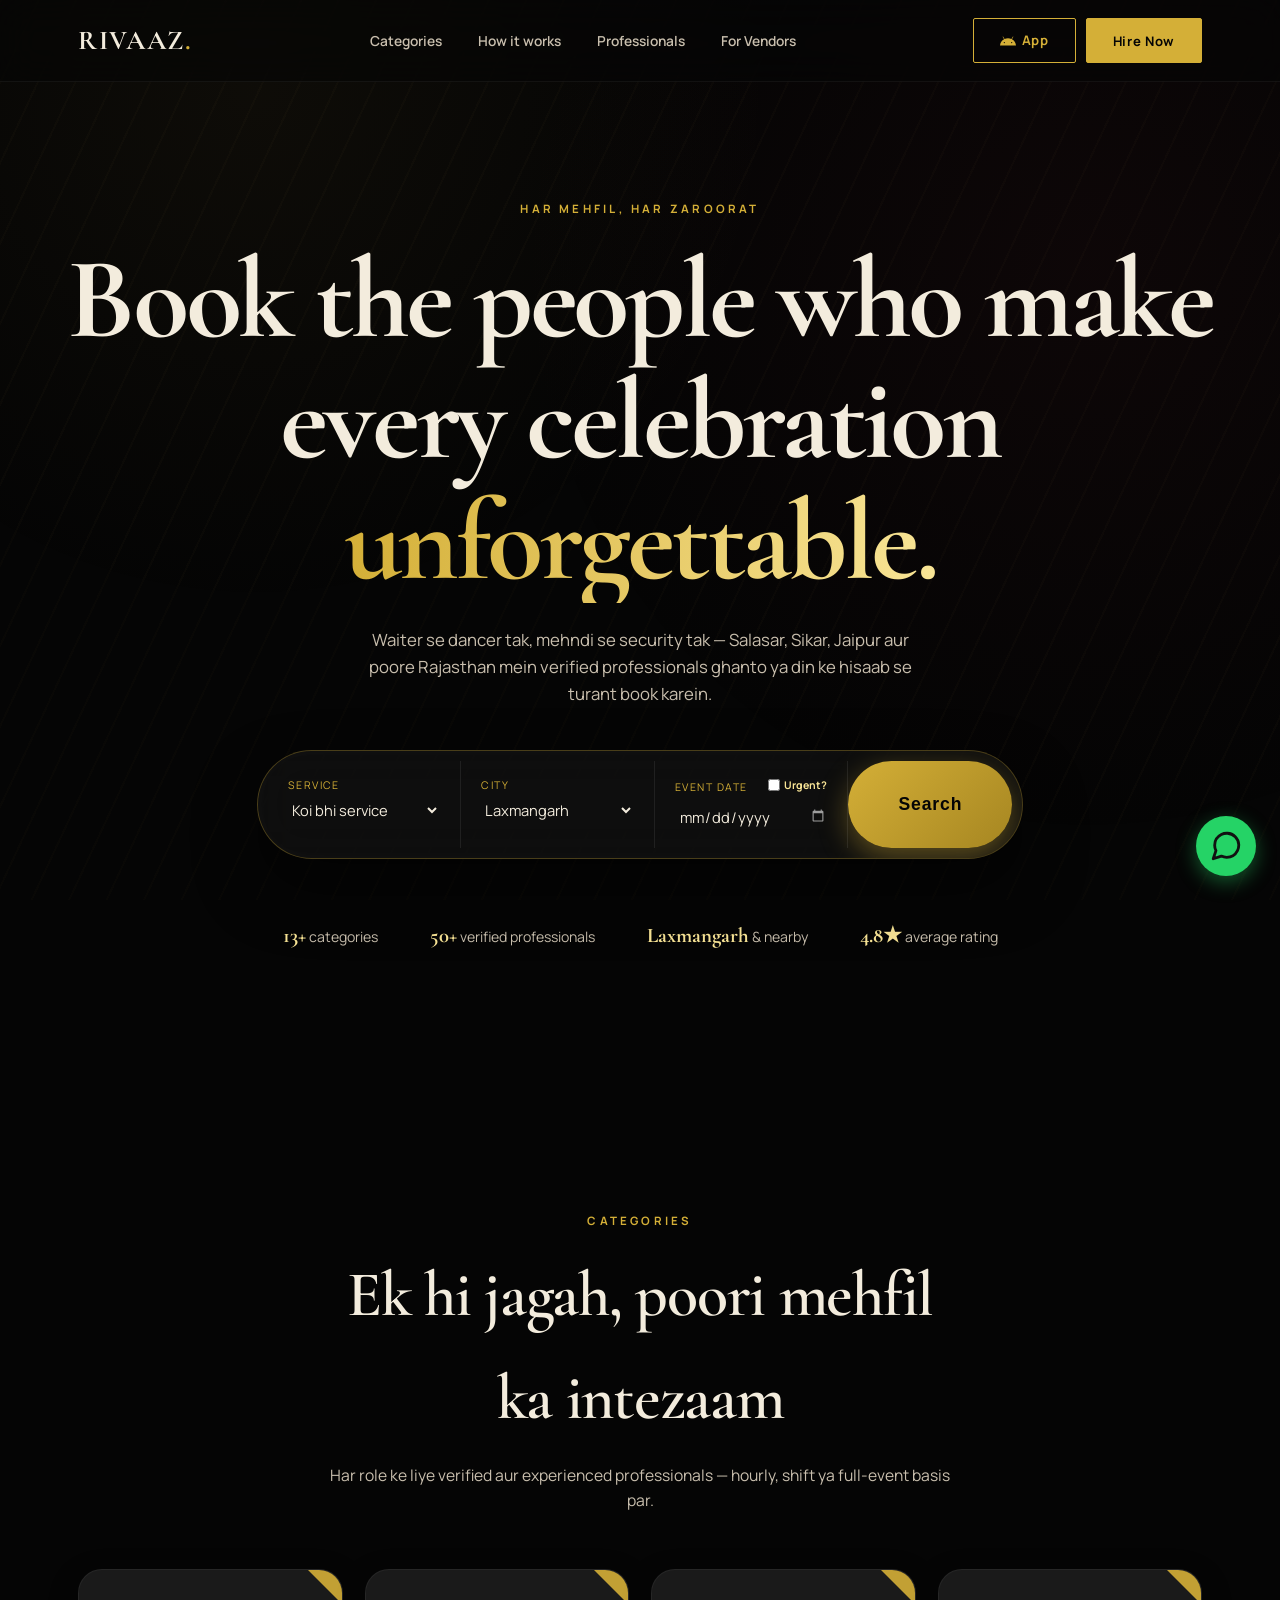
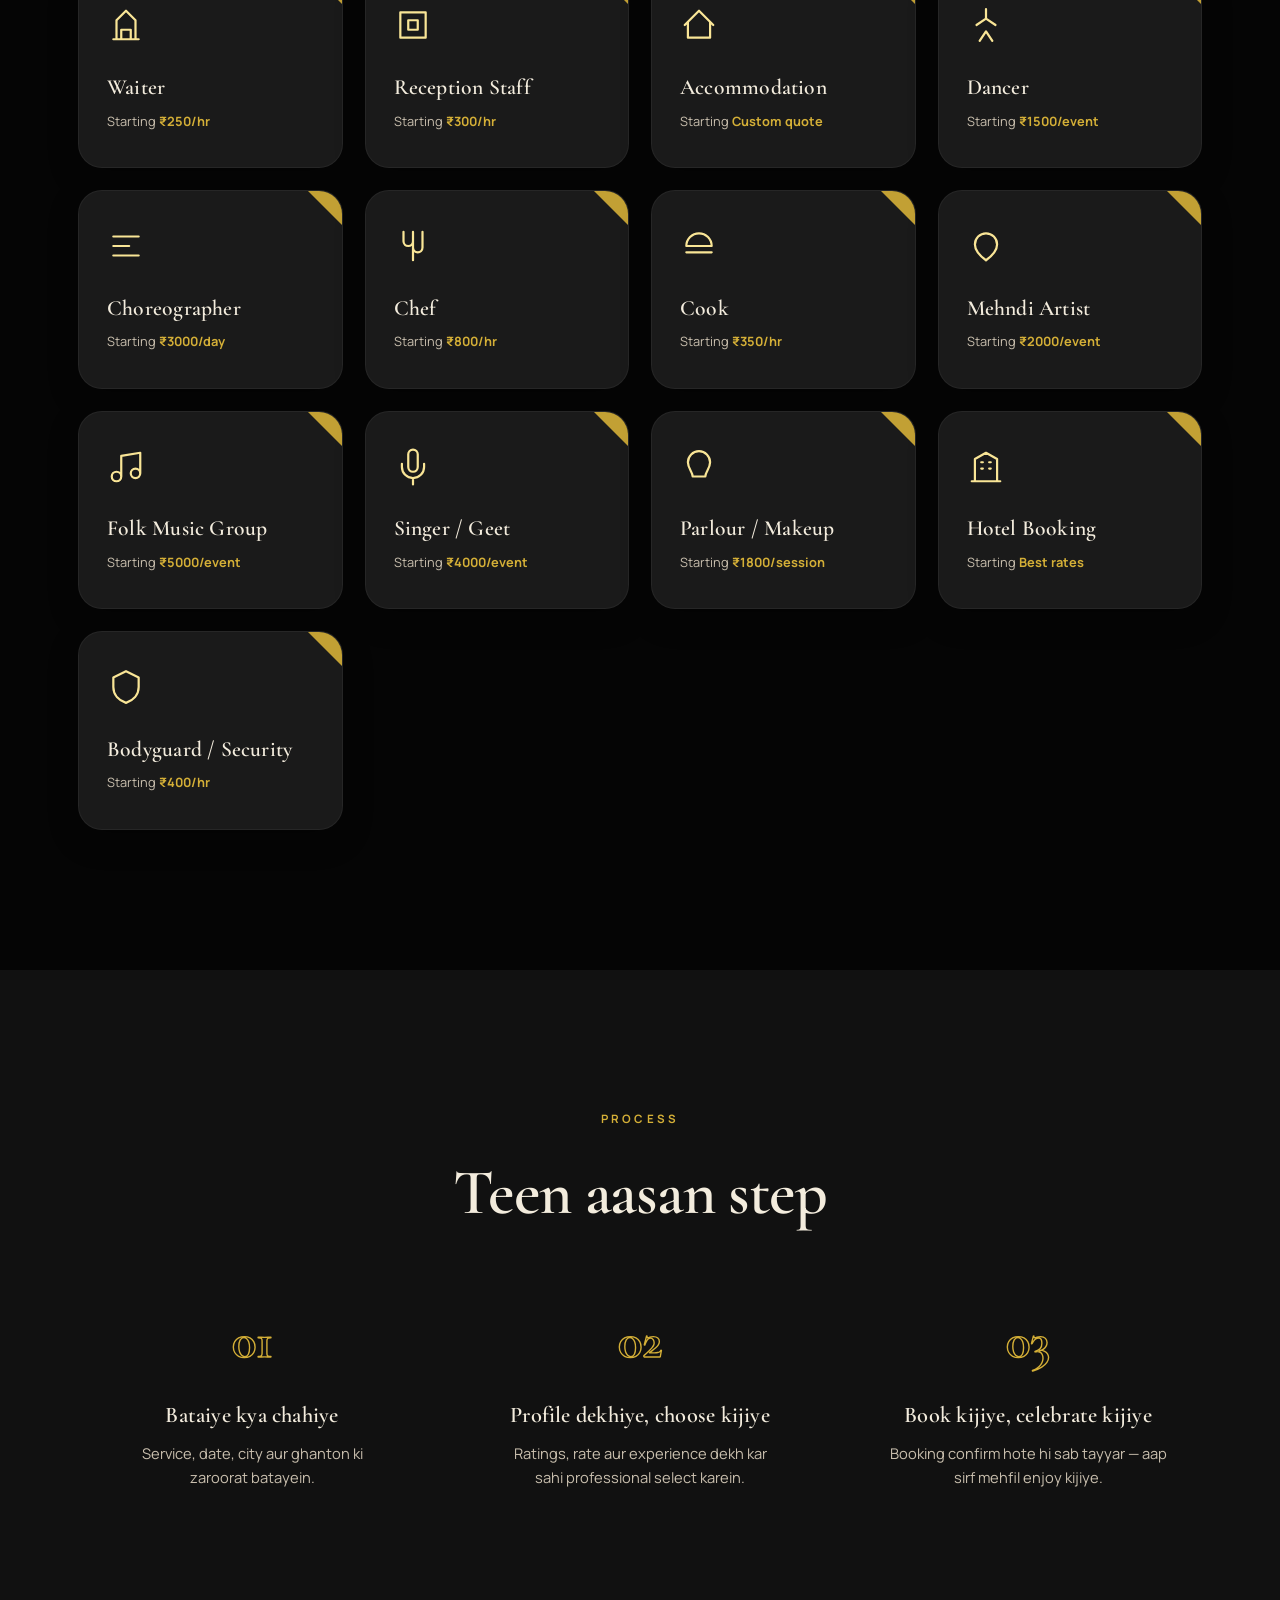
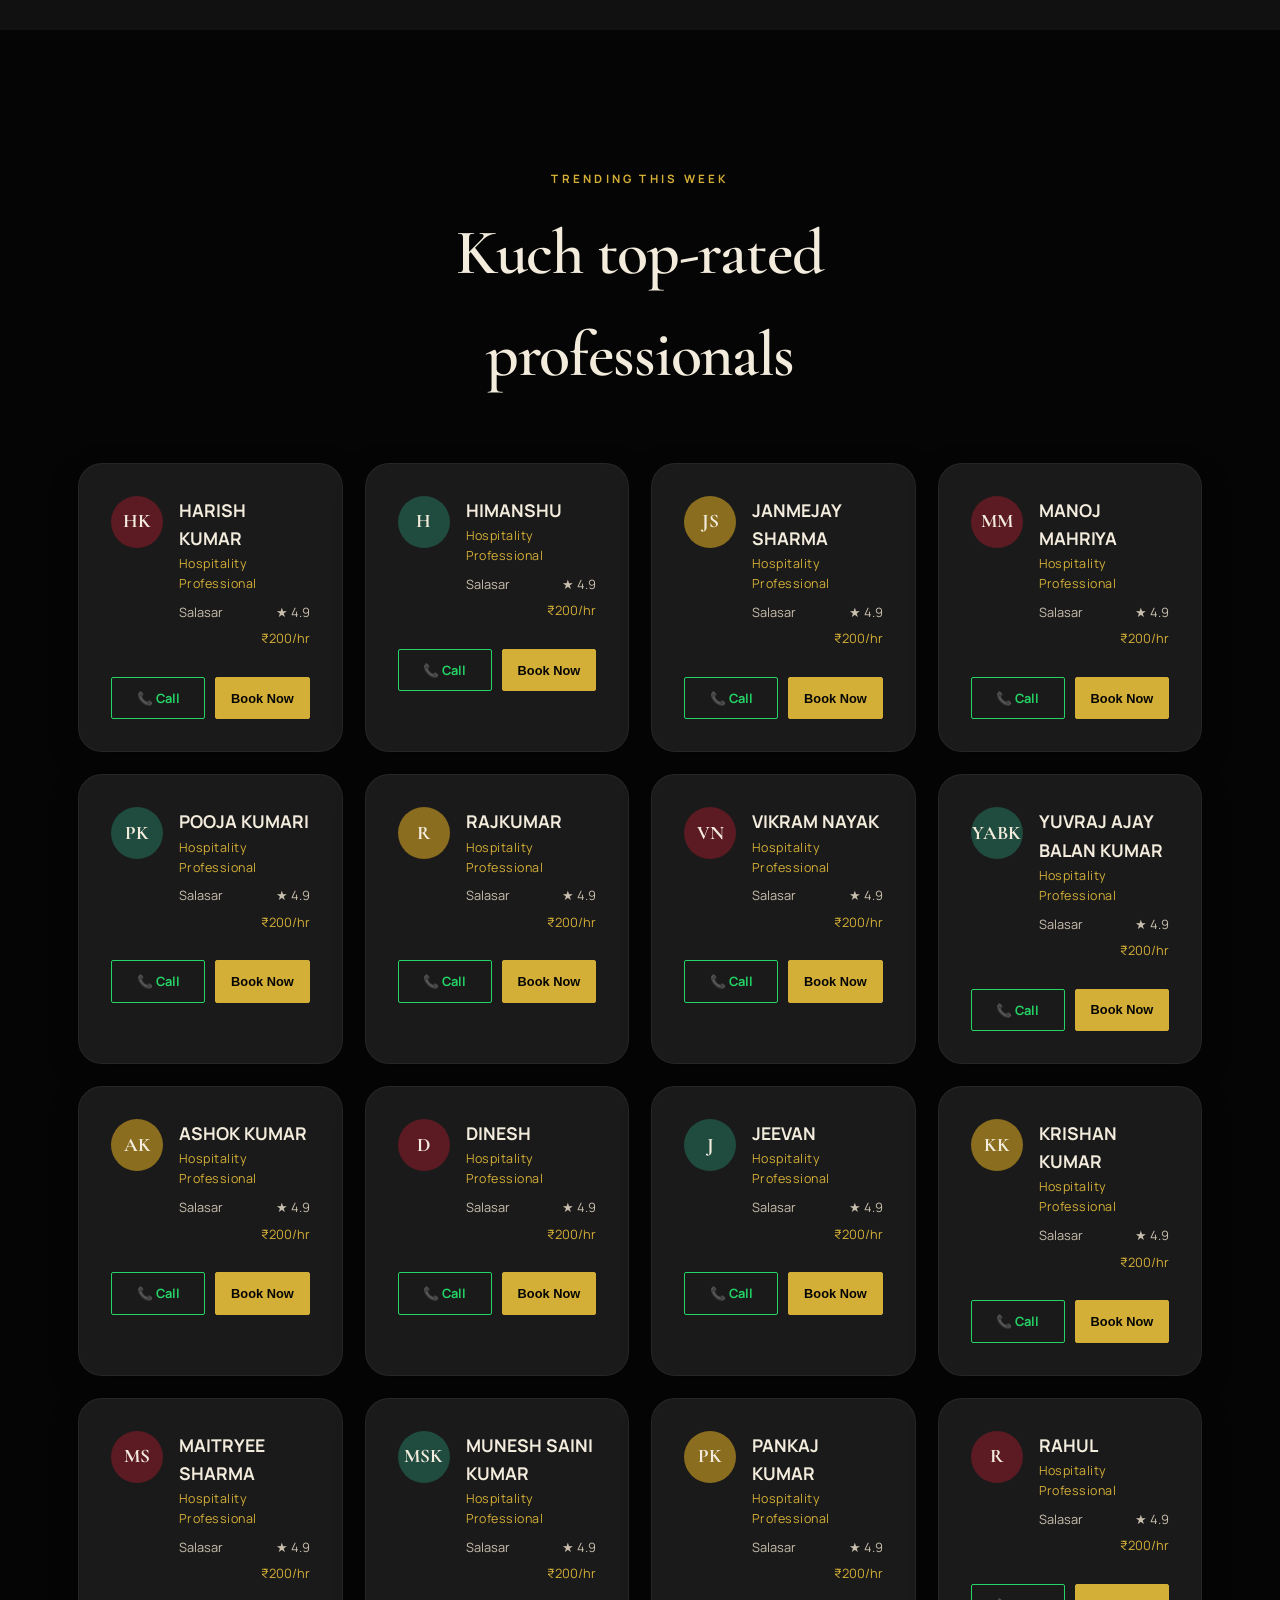
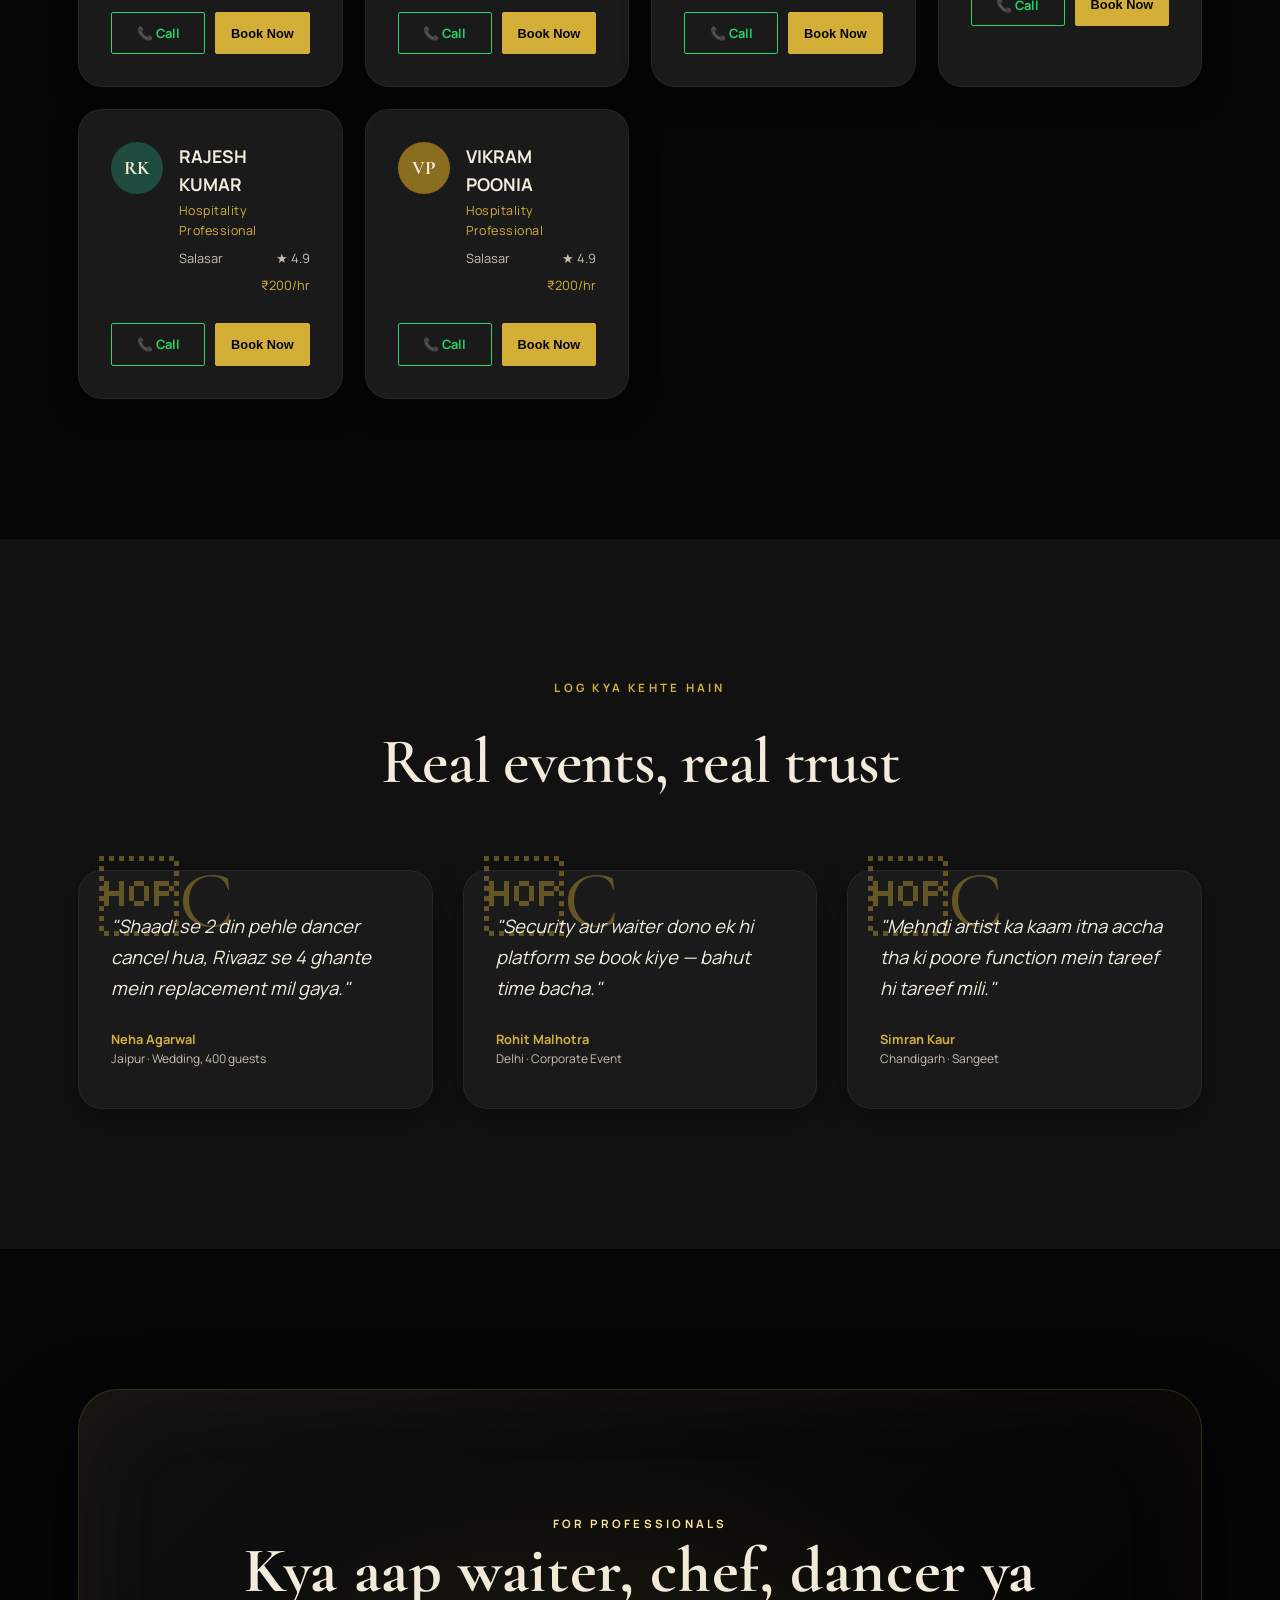
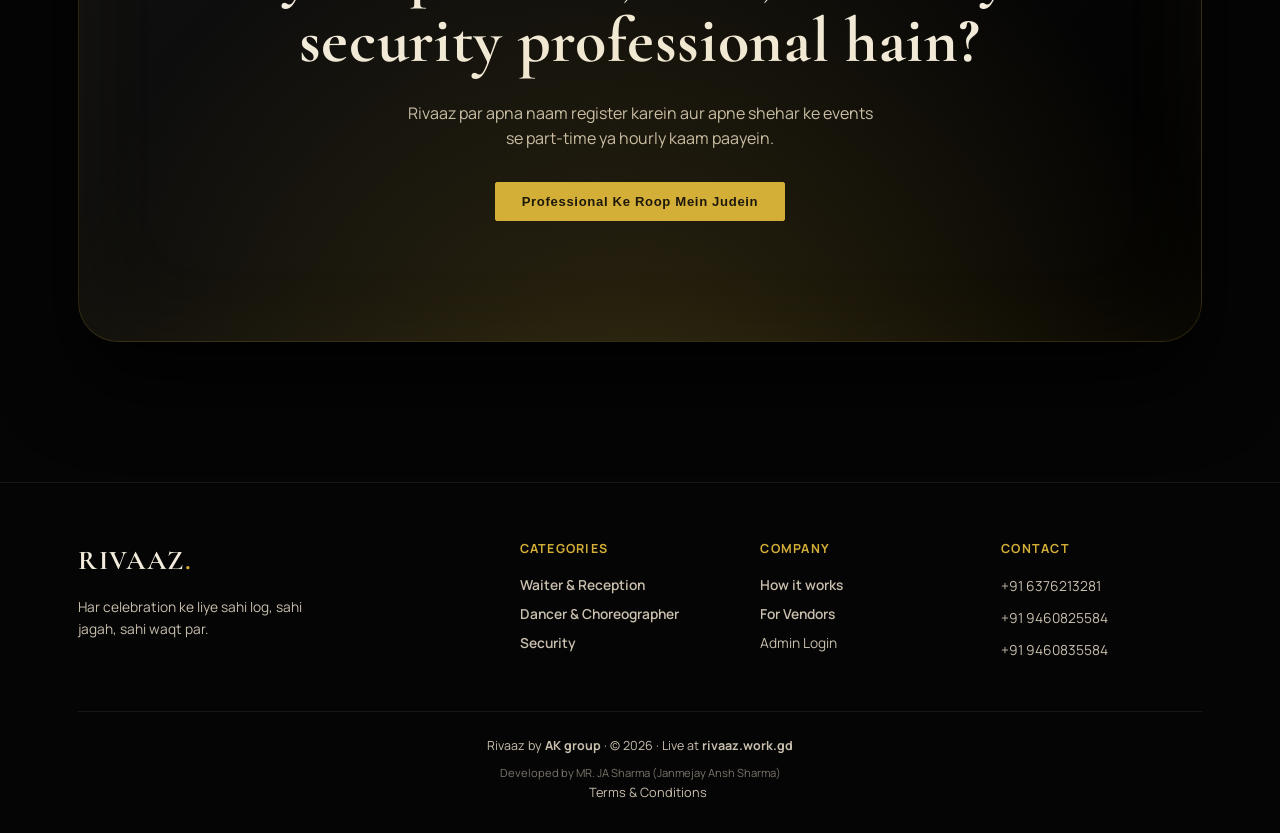
<file: index_backup_spa.html>
<!DOCTYPE html>
<html lang="hi">
<head>
<meta charset="UTF-8">
<meta name="viewport" content="width=device-width, initial-scale=1.0">
<title>Rivaaz — Har Mehfil Ke Liye</title>
<meta name="google-site-verification" content="KqpsKeE9tyPKucKi8FmVeZP1J1i8-LZOdSF_olsSRkQ" />

<meta name="description" content="Rivaaz - Hire verified waiters, chefs, security, and event professionals in Laxmangarh. Instant booking for weddings, parties, and events.">
<meta name="keywords" content="Rivaaz, event professionals, hire waiters Laxmangarh, wedding staff Sikar, book security guards, mehndi artists, event management">
<meta name="author" content="Rivaaz">
<meta name="robots" content="index, follow">

<!-- Open Graph / Social Media -->
<meta property="og:title" content="Rivaaz — Har Mehfil Ke Liye">
<meta property="og:description" content="Book verified professionals for your next event in Laxmangarh. Waiters, chefs, dancers, and more.">
<meta property="og:url" content="https://www.rivaaz.work.gd/">
<meta property="og:type" content="website">


<!-- PWA Meta Tags -->
<link rel="manifest" href="manifest.json">
<meta name="theme-color" content="#D4AF37">
<meta name="apple-mobile-web-app-capable" content="yes">
<meta name="apple-mobile-web-app-status-bar-style" content="black-translucent">
<meta name="apple-mobile-web-app-title" content="Rivaaz">
<link rel="apple-touch-icon" href="/11-Photoroom.png">

<!-- Canonical Tag for Google -->
<link rel="canonical" href="https://www.rivaaz.work.gd/">

<!-- Schema Markup for Local Business -->
<script type="application/ld+json">
{
  "@context": "https://schema.org",
  "@type": "LocalBusiness",
  "name": "Rivaaz",
  "description": "Platform to hire event professionals like waiters, chefs, and security in Laxmangarh.",
  "url": "https://www.rivaaz.work.gd/",
  "address": {
    "@type": "PostalAddress",
    "addressLocality": "Laxmangarh",
    "addressRegion": "Rajasthan",
    "addressCountry": "IN"
  },
  "telephone": "+91-6376213281",
  "contactPoint": [
    {
      "@type": "ContactPoint",
      "telephone": "+91-6376213281",
      "contactType": "customer service"
    },
    {
      "@type": "ContactPoint",
      "telephone": "+91-9460825584",
      "contactType": "customer service"
    },
    {
      "@type": "ContactPoint",
      "telephone": "+91-9460835584",
      "contactType": "customer service"
    }
  ],
  "priceRange": "₹"
}
</script>

<link rel="preconnect" href="https://fonts.googleapis.com">
<link href="https://fonts.googleapis.com/css2?family=Cormorant+Garamond:wght@500;600;700&family=Manrope:wght@400;500;600;700;800&display=swap" rel="stylesheet">
<style>
  :root{
    --ink:#050505; --ink-soft:#111111; --ink-card:#1A1A1A;
    --gold:#D4AF37; --gold-bright:#F9E596; --gold-glow:rgba(212,175,55,0.4);
    --maroon:#5C1A23; --emerald:#204B3F;
    --ivory:#F3ECDD; --ivory-dim:#C9BFAE;
    --line: rgba(255,255,255,0.08);
  }
  *{box-sizing:border-box; margin:0; padding:0;}
  html{scroll-behavior:smooth;} ::-webkit-scrollbar{width:10px;} ::-webkit-scrollbar-track{background:#050505;} ::-webkit-scrollbar-thumb{background:#333; border-radius:5px;} ::-webkit-scrollbar-thumb:hover{background:var(--gold);}
  body{background:var(--ink); color:var(--ivory); font-family:'Manrope',sans-serif; line-height:1.6; overflow-x:hidden;}
  h1,h2,h3,.serif{font-family:'Cormorant Garamond',serif; font-weight:600; letter-spacing:0.01em;}
  .eyebrow{font-size:0.72rem; letter-spacing:0.28em; text-transform:uppercase; color:var(--gold); font-weight:700;}
  a{color:inherit; text-decoration:none;}
  .wrap{max-width:1180px; margin:0 auto; padding:0 28px;}
  .texture{position:fixed; inset:0; pointer-events:none; z-index:0;
    background-image:radial-gradient(circle at 20% 10%, rgba(201,162,75,0.05), transparent 40%),
      radial-gradient(circle at 85% 30%, rgba(92,26,35,0.10), transparent 45%),
      repeating-linear-gradient(115deg, rgba(201,162,75,0.025) 0 2px, transparent 2px 34px);}

  header{position:fixed; top:0; left:0; right:0; z-index:100; background:rgba(5,5,5,0.6); backdrop-filter:blur(20px); border-bottom:1px solid rgba(255,255,255,0.05); transition:all 0.3s;}
  nav{display:flex; align-items:center; justify-content:space-between; padding:18px 28px; max-width:1180px; margin:0 auto; gap:16px;}
  .logo{font-family:'Cormorant Garamond',serif; font-size:1.7rem; font-weight:700; letter-spacing:0.06em; color:var(--ivory);}
  .logo span{color:var(--gold);}
  .nav-links{display:flex; gap:36px; align-items:center;}
  .nav-links a, .scroll-btn{font-size:0.86rem; color:var(--ivory-dim); font-weight:600; transition:color .25s; background:none; border:none; cursor:pointer; font-family:'Manrope',sans-serif; padding:0;}
  .nav-links a:hover, .scroll-btn:hover{color:var(--gold-bright);}
  button.btn.scroll-btn{padding:11px 26px;}
  .btn{display:inline-block; padding:11px 26px; border:1px solid var(--gold); border-radius:2px; font-size:0.82rem; font-weight:700; letter-spacing:0.05em; color:var(--ink); background:var(--gold); cursor:pointer; transition:all .25s ease;}
  .btn:hover{background:var(--gold-bright); border-color:var(--gold-bright); transform:translateY(-1px);}
  .btn-ghost{background:transparent; color:var(--gold);}
  .btn-ghost:hover{background:rgba(201,162,75,0.1); color:var(--gold-bright); border-color:var(--gold-bright);}
  .btn-block{width:100%; text-align:center; border:none;}
  .menu-toggle{display:none; flex-direction:column; gap:5px; cursor:pointer; background:none; border:none;}
  .menu-toggle span{width:24px; height:2px; background:var(--gold);}

  .hero{position:relative; z-index:1; padding:200px 28px 120px; text-align:center; min-height:100vh; display:flex; flex-direction:column; justify-content:center; align-items:center; border-bottom:none;}
  .hero .eyebrow{display:block; margin-bottom:22px;}
  .hero h1{font-size:clamp(4rem,9vw,7.5rem); line-height:1.05; max-width:1200px; margin:0 auto 24px; color:var(--ivory); font-weight:700; letter-spacing:-0.03em;}
  .hero h1 em{color:transparent; background:linear-gradient(to right, var(--gold), var(--gold-bright)); -webkit-background-clip:text; font-style:normal; display:inline-block;}
  .hero p.sub{max-width:560px; margin:0 auto 42px; color:var(--ivory-dim); font-size:1.05rem;}
  .search-bar{max-width:960px; margin:0 auto 60px; display:flex; flex-wrap:wrap; background:rgba(20,20,20,0.6); backdrop-filter:blur(24px); border:1px solid rgba(212,175,55,0.3); border-radius:100px; overflow:hidden; padding:10px; box-shadow:0 30px 60px rgba(0,0,0,0.5), inset 0 0 20px rgba(255,255,255,0.02);}
  .search-bar > div{flex:1 1 160px; padding:16px 20px; border-right:1px solid var(--line); text-align:left;}
  .search-bar > div:last-child{border-right:none;}
  .search-bar label{display:block; font-size:0.66rem; letter-spacing:0.14em; text-transform:uppercase; color:var(--gold); margin-bottom:4px;}
  .search-bar select, .search-bar input{background:none; border:none; color:var(--ivory); font-family:'Manrope'; font-size:0.92rem; width:100%; outline:none;}
  .search-bar select option{background:var(--ink-soft);}
  .search-btn{flex:0 0 auto; border:none; cursor:pointer; background:linear-gradient(135deg, var(--gold), #A68621); color:var(--ink); font-weight:800; letter-spacing:0.05em; font-size:1.1rem; padding:0 50px; border-radius:100px; transition:all .3s cubic-bezier(0.16, 1, 0.3, 1); box-shadow:0 10px 30px var(--gold-glow);}
  .search-btn:hover{background:#712029;}
  .stat-row{display:flex; justify-content:center; gap:52px; flex-wrap:wrap; color:var(--ivory-dim); font-size:0.88rem;}
  .stat-row b{color:var(--gold-bright); font-family:'Cormorant Garamond'; font-size:1.3rem; font-weight:700;}

  .toast{position:fixed; bottom:28px; left:50%; transform:translateX(-50%) translateY(20px); background:var(--gold); color:var(--ink); padding:13px 26px; border-radius:3px; font-weight:700; font-size:0.85rem; opacity:0; pointer-events:none; transition:all .35s ease; z-index:400;}
  .toast.show{opacity:1; transform:translateX(-50%) translateY(0);}

  section{position:relative; z-index:1; padding:140px 0;}
  .sec-head{text-align:center; max-width:640px; margin:0 auto 56px;}
  .sec-head .eyebrow{display:block; margin-bottom:14px;}
  .sec-head h2{font-size:clamp(2.5rem,5vw,4rem); color:var(--ivory); letter-spacing:-0.02em;}
  .sec-head p{color:var(--ivory-dim); margin-top:14px; font-size:0.98rem;}

  .cat-grid{display:grid; grid-template-columns:repeat(auto-fill,minmax(230px,1fr)); gap:22px;}
  .cat-card{position:relative; background:var(--ink-card); border:1px solid rgba(255,255,255,0.05); padding:36px 28px; border-radius:24px; transition:all 0.5s cubic-bezier(0.16, 1, 0.3, 1); overflow:hidden; cursor:pointer; box-shadow:0 10px 30px rgba(0,0,0,0.3);}
  .cat-card::before{content:''; position:absolute; top:0; right:0; width:0; height:0; border-style:solid; border-width:0 34px 34px 0; border-color:transparent var(--gold) transparent transparent; opacity:0.9;}
  .cat-card:hover{transform:translateY(-15px) scale(1.02); border-color:rgba(212,175,55,0.5); box-shadow:0 30px 60px rgba(0,0,0,0.5), inset 0 0 0 1px var(--gold); z-index:2;}
  .cat-icon{width:38px; height:38px; margin-bottom:18px; color:var(--gold-bright);}
  .cat-card h3{font-size:1.35rem; color:var(--ivory); margin-bottom:6px; font-weight:600;}
  .cat-card .rate{font-size:0.8rem; color:var(--ivory-dim);}
  .cat-card .rate b{color:var(--gold);}

  .steps{display:grid; grid-template-columns:repeat(3,1fr); gap:40px;}
  .step{text-align:center; padding:0 10px;}
  .step .num{font-family:'Cormorant Garamond'; font-size:3.2rem; font-weight:700; color:transparent; -webkit-text-stroke:1.4px var(--gold); margin-bottom:14px;}
  .step h3{font-size:1.4rem; color:var(--ivory); margin-bottom:10px;}
  .step p{color:var(--ivory-dim); font-size:0.92rem; max-width:280px; margin:0 auto;}

  .pro-row{display:grid; grid-template-columns:repeat(auto-fill,minmax(250px,1fr)); gap:22px;}
  .pro-card{background:var(--ink-card); border:1px solid rgba(255,255,255,0.05); padding:32px; border-radius:24px; display:flex; flex-direction:column; gap:20px; transition:all 0.5s cubic-bezier(0.16, 1, 0.3, 1); cursor:pointer; box-shadow:0 10px 30px rgba(0,0,0,0.3);}
  .pro-card-top{display:flex; gap:16px; align-items:flex-start; width:100%;}
  .pro-card-bottom{display:flex; gap:10px; width:100%; margin-top:8px;}
  .pro-card:hover{transform:translateY(-15px) scale(1.02); border-color:rgba(212,175,55,0.5); box-shadow:0 30px 60px rgba(0,0,0,0.5); z-index:2;}
  .avatar{width:52px; height:52px; border-radius:50%; display:flex; align-items:center; justify-content:center; font-family:'Cormorant Garamond'; font-weight:700; font-size:1.2rem; color:var(--ivory); flex-shrink:0;}
  .pro-card h4{font-size:1.1rem; color:var(--ivory); margin-bottom:2px;}
  .pro-card .role{font-size:0.78rem; color:var(--gold); letter-spacing:0.04em; margin-bottom:8px;}
  .pro-card .meta{font-size:0.8rem; color:var(--ivory-dim); display:flex; justify-content:space-between; width:100%;}
  .action-btn{flex:1; padding:10px 0; border-radius:2px; font-size:0.8rem; font-weight:700; text-align:center; transition:all .25s ease;}
  .btn-call{background:transparent; border:1px solid #25D366; color:#25D366;}
  .btn-call:hover{background:rgba(37,211,102,0.1);}
  .btn-book{background:var(--gold); border:1px solid var(--gold); color:var(--ink);}
  .btn-book:hover{background:var(--gold-bright); border-color:var(--gold-bright);}

  .testi-grid{display:grid; grid-template-columns:repeat(3,1fr); gap:30px;}
  .testi{background:var(--ink-card); border:1px solid rgba(255,255,255,0.05); padding:40px 32px; border-radius:24px; position:relative; box-shadow:0 10px 30px rgba(0,0,0,0.3);} .testi::before{content:"C"; position:absolute; top:-10px; left:20px; font-family:"Cormorant Garamond"; font-size:5rem; color:var(--gold-glow); line-height:1;}
  .testi p.quote{font-size:1.15rem; color:var(--ivory); margin-bottom:24px; font-style:italic; line-height:1.7; position:relative; z-index:2;}
  .testi .who{font-size:0.8rem; color:var(--gold); font-weight:700;}
  .testi .where{font-size:0.75rem; color:var(--ivory-dim);}

  .vendor-cta{background:linear-gradient(135deg, #111, #000); position:relative; border-radius:40px; padding:120px 40px; text-align:center; overflow:hidden; border:1px solid rgba(212,175,55,0.2); box-shadow:0 40px 80px rgba(0,0,0,0.8), inset 0 0 100px rgba(212,175,55,0.05);} .vendor-cta::before{content:""; position:absolute; inset:0; background:radial-gradient(circle at 50% 120%, rgba(212,175,55,0.2), transparent 70%); pointer-events:none;}
  .vendor-cta h2{color:var(--ivory); font-size:clamp(2.5rem,5vw,4.5rem); margin-bottom:24px; font-weight:700; max-width:900px; margin-inline:auto; line-height:1.1;}
  .vendor-cta p{color:var(--ivory-dim); max-width:480px; margin:0 auto 30px;}

  footer{border-top:1px solid var(--line); padding:56px 0 30px; position:relative; z-index:1;}
  .foot-grid{display:grid; grid-template-columns:2fr 1fr 1fr 1fr; gap:40px; margin-bottom:40px;}
  .foot-grid h4{font-size:0.78rem; letter-spacing:0.1em; text-transform:uppercase; color:var(--gold); margin-bottom:16px;}
  .foot-grid a, .foot-grid p, .foot-btn{display:block; font-size:0.86rem; color:var(--ivory-dim); margin-bottom:10px; cursor:pointer; background:none; border:none; font-family:'Manrope',sans-serif; padding:0; text-align:left; width:100%;}
  .foot-grid a:hover, .foot-btn:hover{color:var(--gold-bright);}
  .foot-bottom{text-align:center; font-size:0.78rem; color:var(--ivory-dim); border-top:1px solid var(--line); padding-top:24px;}

  /* modals */
  .modal-overlay{position:fixed; inset:0; background:rgba(10,8,6,0.75); backdrop-filter:blur(4px); display:none; align-items:center; justify-content:center; z-index:1000; padding:20px;}
  .modal-overlay.show{display:flex;}
  .modal-box{background:var(--ink-soft); border:1px solid var(--line); border-radius:4px; padding:32px; max-width:440px; width:100%; max-height:85vh; overflow-y:auto; position:relative;}
  .modal-box h3{color:var(--ivory); margin-bottom:6px; font-size:1.5rem;}
  .modal-sub{color:var(--ivory-dim); font-size:0.85rem; margin-bottom:22px;}
  .modal-close{position:absolute; top:14px; right:16px; background:none; border:none; color:var(--ivory-dim); font-size:1.5rem; cursor:pointer; line-height:1;}
  .field{margin-bottom:16px;}
  .field label{display:block; font-size:0.72rem; letter-spacing:0.08em; text-transform:uppercase; color:var(--gold); margin-bottom:6px;}
  .field input, .field textarea, .field select{width:100%; background:var(--ink); border:1px solid var(--line); color:var(--ivory); padding:11px 14px; border-radius:2px; font-family:'Manrope'; font-size:0.92rem; outline:none;}
  .field input:focus, .field textarea:focus, .field select:focus{border-color:var(--gold);}
  .field textarea{resize:vertical; min-height:70px;}
  .form-actions{margin-top:22px;}
  .btn-secondary{background:transparent; border:1px solid var(--line); color:var(--ivory-dim);}
  .btn-secondary:hover{border-color:var(--gold); color:var(--gold);}
  .wa-btn{background:#25D366; border-color:#25D366; color:#0b2013; text-align:center; display:block;}
  .wa-btn:hover{background:#2fe377; border-color:#2fe377;}
  #pinError{display:none; color:#e88; font-size:0.8rem; margin:-8px 0 14px;}

  /* Animations & Polish */
  .pulse { animation: pulse 2s infinite; }
  @keyframes pulse { 0% { box-shadow: 0 0 0 0 rgba(201,162,75, 0.6); } 70% { box-shadow: 0 0 0 15px rgba(201,162,75, 0); } 100% { box-shadow: 0 0 0 0 rgba(201,162,75, 0); } }
  .reveal { opacity: 0; transform: translateY(80px) scale(0.95); transition: all 1.2s cubic-bezier(0.16, 1, 0.3, 1); filter:blur(10px); }
  .reveal.active { opacity: 1; transform: translateY(0) scale(1); filter:blur(0); }
  .reveal-stagger > * { opacity: 0; transform: translateY(60px); transition: all 0.9s cubic-bezier(0.16, 1, 0.3, 1); }
  .reveal.active .reveal-stagger > * { opacity: 1; transform: translateY(0); }
  .reveal.active .reveal-stagger > *:nth-child(1) { transition-delay: 0.1s; }
  .reveal.active .reveal-stagger > *:nth-child(2) { transition-delay: 0.2s; }
  .reveal.active .reveal-stagger > *:nth-child(3) { transition-delay: 0.3s; }
  .reveal.active .reveal-stagger > *:nth-child(4) { transition-delay: 0.4s; }
  .reveal.active .reveal-stagger > *:nth-child(5) { transition-delay: 0.5s; }
  .reveal.active .reveal-stagger > *:nth-child(6) { transition-delay: 0.6s; }
  .float-wa { position: fixed; bottom: 24px; right: 24px; width: 60px; height: 60px; background: #25D366; color: #111; border-radius: 50%; display: flex; align-items: center; justify-content: center; box-shadow: 0 6px 20px rgba(37,211,102,0.4); z-index: 90; transition: transform 0.3s; text-decoration: none; }
  .float-wa:hover { transform: scale(1.1) rotate(-5deg); }

  /* admin */
  .admin-overlay{position:fixed; inset:0; background:var(--ink); z-index:600; display:none; overflow-y:auto;}
  .admin-overlay.show{display:block;}
  .admin-top{position:sticky; top:0; background:rgba(22,17,13,0.97); border-bottom:1px solid var(--line); padding:16px 24px; display:flex; align-items:center; justify-content:space-between; flex-wrap:wrap; gap:12px; z-index:2;}
  .admin-tabs{display:flex; gap:8px; flex-wrap:wrap;}
  .admin-tab{padding:9px 16px; border:1px solid var(--line); border-radius:2px; font-size:0.78rem; color:var(--ivory-dim); cursor:pointer; background:none; font-weight:700;}
  .admin-tab.active{border-color:var(--gold); color:var(--gold); background:rgba(201,162,75,0.08);}
  .admin-body{padding:30px 24px 80px; max-width:820px; margin:0 auto;}
  .admin-section{display:none;}
  .admin-section.active{display:block;}
  .admin-row{display:flex; align-items:center; justify-content:space-between; gap:14px; background:var(--ink-soft); border:1px solid var(--line); padding:16px 18px; border-radius:2px; margin-bottom:10px;}
  .admin-row .info h4{color:var(--ivory); font-size:1rem; margin-bottom:3px;}
  .admin-row .info span{color:var(--ivory-dim); font-size:0.78rem;}
  .admin-row .actions{display:flex; gap:8px; flex-shrink:0;}
  .icon-btn{width:32px; height:32px; border-radius:2px; border:1px solid var(--line); background:none; color:var(--ivory-dim); cursor:pointer; font-size:0.85rem;}
  .icon-btn:hover{border-color:var(--gold); color:var(--gold);}
  .icon-btn.danger:hover{border-color:#a33; color:#e66;}
  .add-new-btn{margin-bottom:20px;}
  .lead-card{background:var(--ink-soft); border:1px solid var(--line); border-left:3px solid var(--gold); padding:16px 18px; border-radius:2px; margin-bottom:10px;}
  .lead-card .row1{display:flex; justify-content:space-between; align-items:center; margin-bottom:8px; gap:10px;}
  .lead-card h4{color:var(--ivory); font-size:1rem;}
  .lead-card .time{color:var(--ivory-dim); font-size:0.72rem; white-space:nowrap;}
  .lead-card p{color:var(--ivory-dim); font-size:0.85rem; margin:2px 0;}
  .tag{display:inline-block; font-size:0.65rem; padding:3px 10px; border-radius:20px; letter-spacing:0.04em; text-transform:uppercase; font-weight:700; margin-right:8px;}
  .tag.booking{background:rgba(32,75,63,0.3); color:#7fdcb8; border:1px solid rgba(127,220,184,0.35);}
  .tag.vendor{background:rgba(201,162,75,0.18); color:var(--gold-bright); border:1px solid var(--line);}
  .empty-state{text-align:center; color:var(--ivory-dim); padding:50px 20px; font-size:0.9rem;}

  @media(max-width:820px){
    .nav-links{display:none;}
    .menu-toggle{display:flex;}
    .steps{grid-template-columns:1fr; gap:44px;}
    .testi-grid{grid-template-columns:1fr;}
    .foot-grid{grid-template-columns:1fr 1fr; gap:30px;}
  }
  .field select option { background: var(--ink-card); color: var(--ivory); }

  /* Calendar Date Picker Styling for Dark Mode */
  ::-webkit-calendar-picker-indicator { filter: invert(1); cursor: pointer; opacity: 0.6; transition: opacity 0.2s; }
  ::-webkit-calendar-picker-indicator:hover { opacity: 1; }
  input[type="date"]::-webkit-datetime-edit { padding: 4px; }

</style>
</head>
<body>

<div class="texture"></div>

<header>
  <nav>
    <div class="logo">RIVAAZ<span>.</span></div>
    <div class="nav-links">
      <button type="button" class="scroll-btn" data-scroll="categories">Categories</button>
      <button type="button" class="scroll-btn" data-scroll="how">How it works</button>
      <button type="button" class="scroll-btn" data-scroll="professionals">Professionals</button>
      <button type="button" class="scroll-btn" data-scroll="vendors">For Vendors</button>
    </div>
    
    <div style="display:flex; gap:10px;">
      <a href="/rivaaz-app.apk" class="btn scroll-btn" style="background:transparent; color:var(--gold); border:1px solid var(--gold); display:flex; align-items:center; gap:6px;">
        <svg width="16" height="16" viewBox="0 0 24 24" fill="currentColor"><path d="M17.523 15.3414c-.5511 0-.9993-.4486-.9993-.9997s.4483-.9993.9993-.9993c.5511 0 .9993.4482.9993.9993s-.4482.9997-.9993.9997zm-11.046 0c-.5511 0-.9993-.4486-.9993-.9997s.4482-.9993.9993-.9993c.5511 0 .9993.4482.9993.9993s-.4482.9997-.9993.9997zm11.4045-6.02l1.9973-3.4592a.416.416 0 00-.1521-.5676.4162.4162 0 00-.5676.1521l-2.0223 3.503C15.5902 8.2435 13.8533 7.85 12 7.85s-3.5902.3935-5.1367 1.1004L4.841 5.4474a.4162.4162 0 00-.5676-.1521.4157.4157 0 00-.1521.5676l1.9973 3.4592C2.6889 11.1867.3432 14.6589 0 18.761h24c-.3435-4.1021-2.6892-7.5743-6.1185-9.44z"/></svg>
        App
      </a>
      <button type="button" class="btn scroll-btn pulse" data-scroll="categories">Hire Now</button>
    </div>
    <button class="menu-toggle" aria-label="Menu"><span></span><span></span><span></span></button>
  </nav>
</header>

<section class="hero">
  <span class="eyebrow">Har Mehfil, Har Zaroorat</span>
  <h1 id="heroTitle">Loading...</h1>
  <p class="sub" id="heroSub"></p>

  <div class="search-bar">
    <div>
      <label>Service</label>
      <select id="heroServiceSelect"><option value="">Koi bhi service</option></select>
    </div>
    <div>
      <label>City</label>
      <select id="heroCity">
              <option value="Laxmangarh">Laxmangarh</option>
              <option value="Sikar">Sikar</option>
              <option value="Salasar">Salasar</option>
              <option value="Fatehpur">Fatehpur</option>
              <option value="Nawalgarh">Nawalgarh</option>
              <option value="Mukundgarh">Mukundgarh</option>
              <option value="Dhod">Dhod</option>
              <option value="Nechhwa">Nechhwa</option>
              <option value="Ramgarh Shekhawati">Ramgarh Shekhawati</option>
              <option value="Sujangarh">Sujangarh</option>
      </select>
    </div>
    <div style="position:relative;">
      <div style="display:flex; justify-content:space-between; align-items:center; margin-bottom:4px;">
        <label style="margin-bottom:0;">Event Date</label>
        <label style="display:flex; align-items:center; gap:4px; cursor:pointer; color:var(--gold-bright); font-weight:700; text-transform:none; letter-spacing:0; font-size:0.66rem;">
          <input type="checkbox" id="heroUrgent" style="width:12px; height:12px; accent-color:#e66; cursor:pointer;"> 
          Urgent?
        </label>
      </div>
      <input type="date" id="heroDate" style="color:var(--ivory); cursor:pointer;">
    </div>
    <button class="search-btn" id="heroSearchBtn">Search</button>
  </div>

  <div class="stat-row">
    <div><b id="statCount">13+</b> categories</div>
    <div><b>50+</b> verified professionals</div>
    <div><b>Laxmangarh</b> & nearby</div>
    <div><b>4.8★</b> average rating</div>
  </div>
</section>

<section id="categories" class="reveal">
  <div class="wrap">
    <div class="sec-head">
      <span class="eyebrow">Categories</span>
      <h2>Ek hi jagah, poori mehfil ka intezaam</h2>
      <p>Har role ke liye verified aur experienced professionals — hourly, shift ya full-event basis par.</p>
    </div>
    <div class="cat-grid reveal-stagger" id="catGrid"></div>
  </div>
</section>

<section id="how" class="reveal" style="background:var(--ink-soft); position:relative; overflow:hidden; padding:140px 0; border:none;">
  <div class="wrap">
    <div class="sec-head"><span class="eyebrow">Process</span><h2>Teen aasan step</h2></div>
    <div class="steps">
      <div class="step"><div class="num">01</div><h3>Bataiye kya chahiye</h3><p>Service, date, city aur ghanton ki zaroorat batayein.</p></div>
      <div class="step"><div class="num">02</div><h3>Profile dekhiye, choose kijiye</h3><p>Ratings, rate aur experience dekh kar sahi professional select karein.</p></div>
      <div class="step"><div class="num">03</div><h3>Book kijiye, celebrate kijiye</h3><p>Booking confirm hote hi sab tayyar — aap sirf mehfil enjoy kijiye.</p></div>
    </div>
  </div>
</section>

<section id="professionals" class="reveal">
  <div class="wrap">
    <div class="sec-head"><span class="eyebrow">Trending This Week</span><h2>Kuch top-rated professionals</h2></div>
    <div class="pro-row reveal-stagger" id="proRow"></div>
  </div>
</section>

<section class="reveal" style="background:var(--ink-soft); position:relative; overflow:hidden; padding:140px 0; border:none;">
  <div class="wrap">
    <div class="sec-head"><span class="eyebrow">Log Kya Kehte Hain</span><h2>Real events, real trust</h2></div>
    <div class="testi-grid reveal-stagger" id="testiGrid"></div>
  </div>
</section>

<section id="vendors" class="reveal">
  <div class="wrap">
    <div class="vendor-cta">
      <span class="eyebrow" style="color:var(--gold-bright);">For Professionals</span>
      <h2>Kya aap waiter, chef, dancer ya security professional hain?</h2>
      <p>Rivaaz par apna naam register karein aur apne shehar ke events se part-time ya hourly kaam paayein.</p>
      <button class="btn pulse" id="vendorOpenBtn">Professional Ke Roop Mein Judein</button>
    </div>
  </div>
</section>

<footer>
  <div class="wrap">
    <div class="foot-grid">
      <div>
        <div class="logo" style="margin-bottom:14px;">RIVAAZ<span>.</span></div>
        <p style="max-width:260px; cursor:default;">Har celebration ke liye sahi log, sahi jagah, sahi waqt par.</p>
      </div>
      <div>
        <h4>Categories</h4>
        <button type="button" class="foot-btn scroll-btn" data-scroll="categories">Waiter &amp; Reception</button>
        <button type="button" class="foot-btn scroll-btn" data-scroll="categories">Dancer &amp; Choreographer</button>
        <button type="button" class="foot-btn scroll-btn" data-scroll="categories">Security</button>
      </div>
      <div>
        <h4>Company</h4>
        <button type="button" class="foot-btn scroll-btn" data-scroll="how">How it works</button>
        <button type="button" class="foot-btn scroll-btn" data-scroll="vendors">For Vendors</button>
        <button type="button" class="foot-btn" id="adminLoginLink">Admin Login</button>
      </div>
      <div>
        <h4>Contact</h4>
        <p style="cursor:default; margin-bottom:6px;"><a href="tel:+916376213281" style="color:inherit; text-decoration:none;">+91 6376213281</a></p>
        <p style="cursor:default; margin-bottom:6px;"><a href="tel:+919460825584" style="color:inherit; text-decoration:none;">+91 9460825584</a></p>
        <p style="cursor:default;"><a href="tel:+919460835584" style="color:inherit; text-decoration:none;">+91 9460835584</a></p>
      </div>
    </div>
    <div class="foot-bottom">Rivaaz by <b>AK group</b> &middot; &copy; 2026 &middot; Live at <b>rivaaz.work.gd</b><br><span style="font-size:0.7rem; opacity:0.6; display:block; margin-top:8px;">Developed by MR. JA Sharma (Janmejay Ansh Sharma)</span><a href="terms.html" style="color:var(--ivory-dim); text-decoration:none; font-size:0.8rem; margin-left:15px;">Terms &amp; Conditions</a></div>
  </div>
</footer>

<!-- Floating WhatsApp Support Button -->
<a href="https://wa.me/916376213281?text=Hi%20Rivaaz%20team,%20mujhe%20kuch%20help%20chahiye!" target="_blank" rel="noopener" class="float-wa pulse" title="Chat on WhatsApp">
  <svg width="34" height="34" viewBox="0 0 24 24" fill="none" stroke="currentColor" stroke-width="2" stroke-linecap="round" stroke-linejoin="round">
    <path d="M21 11.5a8.38 8.38 0 0 1-.9 3.8 8.5 8.5 0 0 1-7.6 4.7 8.38 8.38 0 0 1-3.8-.9L3 21l1.9-5.7a8.38 8.38 0 0 1-.9-3.8 8.5 8.5 0 0 1 4.7-7.6 8.38 8.38 0 0 1 3.8-.9h.5a8.48 8.48 0 0 1 8 8v.5z"></path>
  </svg>
</a>

<div class="toast" id="toast"></div>

<!-- Booking Modal -->
<div class="modal-overlay" id="bookingModal">
  <div class="modal-box">
    <button class="modal-close" onclick="closeModal('bookingModal')">&times;</button>
    <div id="bookingFormWrap">
      <h3>Booking Request Bhejein</h3>
      <p class="modal-sub">Details bharein, hum jaldi contact karenge.</p>
      <div id="bookingForm">
        <div class="field"><label>Service</label><input type="text" id="bkService" required></div>
        <div class="field"><label>Aapka Naam</label><input type="text" id="bkName" required></div>
        <div class="field"><label>Phone Number</label><input type="tel" id="bkPhone" required></div>
        <div class="field"><label>City</label><select id="bkCity" required>
              <option value="Laxmangarh">Laxmangarh</option>
              <option value="Sikar">Sikar</option>
              <option value="Salasar">Salasar</option>
              <option value="Fatehpur">Fatehpur</option>
              <option value="Nawalgarh">Nawalgarh</option>
              <option value="Mukundgarh">Mukundgarh</option>
              <option value="Dhod">Dhod</option>
              <option value="Nechhwa">Nechhwa</option>
              <option value="Ramgarh Shekhawati">Ramgarh Shekhawati</option>
              <option value="Sujangarh">Sujangarh</option>
        </select></div>
        <div class="field">
          <div style="display:flex; justify-content:space-between; align-items:center; margin-bottom:6px;">
            <label style="margin-bottom:0;">Event Date</label>
            <label style="display:flex; align-items:center; gap:6px; cursor:pointer; color:var(--gold-bright); font-weight:700; text-transform:none; letter-spacing:0; font-size:0.8rem;">
              <input type="checkbox" id="bkUrgent" style="width:16px; height:16px; accent-color:#e66; cursor:pointer;"> 
              Urgent? (Today/Tomorrow)
            </label>
          </div>
          <input type="date" id="bkDate" style="color:var(--ivory); cursor:pointer;">
        </div>
        <div class="field"><label>Extra Details</label><textarea id="bkNotes"></textarea></div>
        <div class="form-actions"><button type="button" class="btn btn-block" id="bookingSubmitBtn">Request Bhejein</button></div>
      </div>
    </div>
    <div id="bookingSuccessWrap" style="display:none;">
      <h3>✓ Request Save Ho Gaya!</h3>
      <p class="modal-sub" id="bookingSuccessMsg">Hum jaldi contact karenge.</p>
      <a id="bookingWaBtn" href="#" target="_blank" rel="noopener" class="btn btn-block wa-btn" style="display:none;">WhatsApp Par Turant Bhejein</a>
      <button type="button" class="btn btn-block btn-secondary" onclick="closeModal('bookingModal')" style="margin-top:10px;">Band Karein</button>
    </div>
  </div>
</div>

<!-- Vendor Signup Full Page -->
<div class="modal-overlay" id="vendorModal" style="background:var(--ink); padding:0; align-items:flex-start; overflow-y:auto;">
  <div style="width:100%; min-height:100vh; background:var(--ink); position:relative;">
    
    <!-- Header -->
    <div style="padding:20px 28px; border-bottom:1px solid rgba(255,255,255,0.05); display:flex; justify-content:space-between; align-items:center; background:rgba(5,5,5,0.9); position:sticky; top:0; z-index:10; backdrop-filter:blur(20px);">
      <div class="logo">RIVAAZ<span>.</span></div>
      <button class="btn btn-secondary" onclick="closeModal('vendorModal')" style="padding:8px 16px; font-size:0.8rem; border-radius:100px;">✕ Wapas Jayein</button>
    </div>

    <!-- Content -->
    <div style="max-width:600px; margin:60px auto 100px; padding:0 28px;">
      <div id="vendorFormWrap">
        <span class="eyebrow" style="color:var(--gold-bright); display:block; margin-bottom:14px;">Join The Team</span>
        <h2 style="font-family:'Cormorant Garamond',serif; font-size:clamp(2.5rem,5vw,3.5rem); font-weight:700; color:var(--ivory); line-height:1.1; margin-bottom:16px;">Professional Ke Roop Mein Judein</h2>
        <p style="color:var(--ivory-dim); margin-bottom:40px; font-size:1.1rem; line-height:1.6;">Rivaaz ke saath judein aur apne shehar mein events par part-time ya full-time kaam paayein. Apni details neeche bharein.</p>
        
        <div id="vendorForm" style="background:var(--ink-card); padding:40px 30px; border-radius:24px; border:1px solid rgba(212,175,55,0.1); box-shadow:0 30px 60px rgba(0,0,0,0.5), inset 0 0 20px rgba(255,255,255,0.02);">
          <div class="field"><label>Aapka Pura Naam</label><input type="text" id="vName" required style="padding:14px; border-radius:8px;"></div>
          <div class="field"><label>Phone Number (WhatsApp)</label><input type="tel" id="vPhone" placeholder="91XXXXXXXXXX" required style="padding:14px; border-radius:8px;"></div>
          
          <div class="field"><label>City / Shehar</label><select id="vCity" required style="width:100%; background:var(--ink); border:1px solid var(--line); color:var(--ivory); padding:14px; border-radius:8px; font-family:'Manrope'; font-size:0.92rem; outline:none;">
            <option value="Laxmangarh">Laxmangarh</option>
            <option value="Sikar">Sikar</option>
            <option value="Salasar">Salasar</option>
            <option value="Fatehpur">Fatehpur</option>
            <option value="Nawalgarh">Nawalgarh</option>
            <option value="Mukundgarh">Mukundgarh</option>
            <option value="Dhod">Dhod</option>
            <option value="Nechhwa">Nechhwa</option>
            <option value="Ramgarh Shekhawati">Ramgarh Shekhawati</option>
            <option value="Sujangarh">Sujangarh</option>
          </select></div>
          
          <div class="field"><label>Aap Kya Kaam Karte Hain?</label><input type="text" id="vCategory" placeholder="Jaise: Waiter, Chef, Dancer, Mehndi..." required style="padding:14px; border-radius:8px;"></div>
          <div class="field"><label>Aapka Experience (Saal mein)</label><input type="text" id="vExp" placeholder="Jaise: 3 saal" style="padding:14px; border-radius:8px;"></div>
          
          <div class="form-actions" style="margin-top:30px;">
            <button type="button" class="btn btn-block" id="vendorSubmitBtn" style="font-size:1.1rem; padding:20px; font-weight:800; background:linear-gradient(135deg, var(--gold), #A68621); box-shadow:0 10px 20px var(--gold-glow);">Apply Now (WhatsApp par bhejein)</button>
          </div>
        </div>
      </div>
      
      <div id="vendorSuccessWrap" style="display:none; text-align:center; padding:60px 20px; background:var(--ink-card); border-radius:24px; border:1px solid rgba(37,211,102,0.2);">
        <div style="width:80px; height:80px; background:rgba(37,211,102,0.1); border-radius:50%; display:flex; align-items:center; justify-content:center; margin:0 auto 24px; color:#25D366;">
          <svg width="40" height="40" viewBox="0 0 24 24" fill="none" stroke="currentColor" stroke-width="3" stroke-linecap="round" stroke-linejoin="round"><polyline points="20 6 9 17 4 12"></polyline></svg>
        </div>
        <h3 style="color:var(--ivory); font-size:2rem; margin-bottom:16px; font-family:'Cormorant Garamond',serif;">Application Bhej Di Gayi!</h3>
        <p style="color:var(--ivory-dim); font-size:1.1rem; margin-bottom:34px;" id="vendorSuccessMsg">Aapki details team ko mil gayi hain. Hum jaldi aapse contact karenge.</p>
        <a id="vendorWaBtn" href="#" target="_blank" rel="noopener" class="btn btn-block wa-btn" style="display:none; margin-bottom:16px; padding:18px; font-size:1.1rem; border-radius:100px;">WhatsApp Par Turant Bhejein</a>
        <button type="button" class="btn btn-block btn-secondary" onclick="closeModal('vendorModal')" style="padding:18px; border-radius:100px;">Site Par Wapas Jayein</button>
      </div>
    </div>

  </div>
</div>

<!-- PIN Modal -->
<div class="modal-overlay" id="pinModal">
  <div class="modal-box" style="max-width:340px;">
    <button class="modal-close" onclick="closeModal('pinModal')">&times;</button>
    <h3>Admin Login</h3>
    <p class="modal-sub">Edit karne ke liye PIN daalein.</p>
    <div id="pinForm">
      <div class="field"><input type="password" id="pinInput" placeholder="PIN" required></div>
      <p id="pinError">Galat PIN, dobara try karein.</p>
      <button type="button" class="btn btn-block" id="pinSubmitBtn">Login</button>
    </div>
  </div>
</div>

<!-- Category Add/Edit Modal -->
<div class="modal-overlay" id="categoryModal">
  <div class="modal-box">
    <button class="modal-close" onclick="closeModal('categoryModal')">&times;</button>
    <h3 id="catFormTitle">Nayi Category</h3>
    <div id="categoryForm">
      <div class="field"><label>Naam</label><input type="text" id="catFormName" required></div>
      <div class="field"><label>Rate (jaise ₹250/hr)</label><input type="text" id="catFormRate" required></div>
      <div class="form-actions"><button type="button" class="btn btn-block" id="categorySubmitBtn">Save Karein</button></div>
    </div>
  </div>
</div>

<!-- Professional Add/Edit Modal -->
<div class="modal-overlay" id="proModal">
  <div class="modal-box">
    <button class="modal-close" onclick="closeModal('proModal')">&times;</button>
    <h3 id="proFormTitle">Naya Professional</h3>
    <div id="proForm">
      <div class="field"><label>Naam</label><input type="text" id="proFormName" required></div>
      <div class="field"><label>Role (Service)</label><input type="text" id="proFormRole" required></div>
      <div class="field"><label>Phone Number</label><input type="text" id="proFormPhone" placeholder="919876543210" required></div>
      <div class="field"><label>City</label><select id="proFormCity" required>
              <option value="Laxmangarh">Laxmangarh</option>
              <option value="Sikar">Sikar</option>
              <option value="Salasar">Salasar</option>
              <option value="Fatehpur">Fatehpur</option>
              <option value="Nawalgarh">Nawalgarh</option>
              <option value="Mukundgarh">Mukundgarh</option>
              <option value="Dhod">Dhod</option>
              <option value="Nechhwa">Nechhwa</option>
              <option value="Ramgarh Shekhawati">Ramgarh Shekhawati</option>
              <option value="Sujangarh">Sujangarh</option>
        </select></div>
      <div class="field"><label>Rating (jaise 4.8)</label><input type="text" id="proFormRating" required></div>
      <div class="field"><label>Rate (jaise ₹300/hr)</label><input type="text" id="proFormRate" required></div>
      <div class="form-actions"><button type="button" class="btn btn-block" id="proSubmitBtn">Save Karein</button></div>
    </div>
  </div>
</div>

<!-- Testimonial Add/Edit Modal -->
<div class="modal-overlay" id="testiModal">
  <div class="modal-box">
    <button class="modal-close" onclick="closeModal('testiModal')">&times;</button>
    <h3 id="testiFormTitle">Naya Testimonial</h3>
    <div id="testiForm">
      <div class="field"><label>Quote</label><textarea id="testiFormQuote" required></textarea></div>
      <div class="field"><label>Naam</label><input type="text" id="testiFormWho" required></div>
      <div class="field"><label>Event / Shehar</label><input type="text" id="testiFormWhere" required></div>
      <div class="form-actions"><button type="button" class="btn btn-block" id="testiSubmitBtn">Save Karein</button></div>
    </div>
  </div>
</div>

<!-- Admin Dashboard -->
<div class="admin-overlay" id="adminOverlay">
  <div class="admin-top">
    <div class="logo" style="font-size:1.3rem;">RIVAAZ <span style="color:var(--gold-bright); font-size:0.8rem; letter-spacing:0.1em;">ADMIN</span></div>
    <div class="admin-tabs">
      <button class="admin-tab active" data-target="tabCategories">Categories</button>
      <button class="admin-tab" data-target="tabPros">Professionals</button>
      <button class="admin-tab" data-target="tabTesti">Testimonials</button>
      <button class="admin-tab" data-target="tabHero">Settings</button>
      <button class="admin-tab" data-target="tabBookings">Bookings</button>
      <button class="admin-tab" data-target="tabVendors">Staff Inquiries</button>
    </div>
    <button class="btn btn-ghost" style="background:transparent; border:1px solid var(--line);" onclick="closeAdmin()">Site Par Wapas</button>
  </div>
  <div class="admin-body">
    <div class="admin-section active" id="tabCategories">
      <button class="btn add-new-btn" onclick="addOrEditCategoryForm()">+ Nayi Category</button>
      <div id="adminCatList"></div>
    </div>
    <div class="admin-section" id="tabPros">
      <button class="btn add-new-btn" onclick="addOrEditProForm()">+ Naya Professional</button>
      <div id="adminProList"></div>
    </div>
    <div class="admin-section" id="tabTesti">
      <button class="btn add-new-btn" onclick="addOrEditTestiForm()">+ Naya Testimonial</button>
      <div id="adminTestiList"></div>
    </div>
    <div class="admin-section" id="tabHero">
      <div id="heroForm" style="max-width:480px;">
        <div class="field"><label>WhatsApp Number (jahan booking/vendor requests aayengi)</label><input type="text" id="adminWhatsapp" placeholder="91XXXXXXXXXX"></div>
        <p style="color:var(--ivory-dim); font-size:0.78rem; margin:-10px 0 20px;">Country code ke saath, bina + ya space ke. Jaise Jaipur ka number: 91XXXXXXXXXX</p>
        <div class="field"><label>Main Heading</label><input type="text" id="adminHeroTitle"></div>
        <div class="field"><label>Highlighted Word (gold mein dikhega)</label><input type="text" id="adminHeroHighlight"></div>
        <div class="field"><label>Subtitle</label><textarea id="adminHeroSub"></textarea></div>
        <button type="button" class="btn" id="heroSubmitBtn">Save Karein</button>
      </div>
    </div>
    <div class="admin-section" id="tabBookings">
      <div id="adminBookingsList"></div>
    </div>
    <div class="admin-section" id="tabVendors">
      <div id="adminVendorsList"></div>
    </div>
  </div>
</div>

<script>
const STORAGE_KEY = 'rivaaz:content';
const LEADS_KEY = 'rivaaz:leads';
const ADMIN_PIN = '9414';
const DEFAULT_ICON_PATH = 'M12 2l2.9 6.5 7.1.7-5.4 4.7 1.6 7-6.2-3.9-6.2 3.9 1.6-7L2 9.2l7.1-.7z';
const AVATAR_COLORS = ['#5C1A23','#204B3F','#8a6d1f'];

const DEFAULT_DATA = {
  whatsappNumber: '6376213281',
  hero: { title:'Book the people who make every celebration', highlight:'unforgettable.', sub:'Waiter se dancer tak, mehndi se security tak — apni shaadi, party ya event ke liye verified professionals ghanto ya din ke hisaab se, turant book karein.' },
  categories: [
    {id:'c1', name:'Waiter', rate:'₹250/hr', icon:'M4 21h16M6 21V9l6-6 6 6v12M9 21v-6h6v6'},
    {id:'c2', name:'Reception Staff', rate:'₹300/hr', icon:'M4 4h16v16H4z M9 9h6v6H9z'},
    {id:'c3', name:'Accommodation', rate:'Custom quote', icon:'M3 12l9-9 9 9M5 10v10h14V10'},
    {id:'c4', name:'Dancer', rate:'₹1500/event', icon:'M12 2v6M8 22l4-6 4 6M6 12l6-4 6 4'},
    {id:'c5', name:'Choreographer', rate:'₹3000/day', icon:'M4 6h16M4 12h10M4 18h16'},
    {id:'c6', name:'Chef', rate:'₹800/hr', icon:'M6 3v6a3 3 0 006 0V3M12 3v18M18 3v10a3 3 0 01-6 0'},
    {id:'c7', name:'Cook', rate:'₹350/hr', icon:'M4 12a8 8 0 1116 0H4z M4 16h16'},
    {id:'c8', name:'Mehndi Artist', rate:'₹2000/event', icon:'M12 21c4-3 7-6 7-10a7 7 0 10-14 0c0 4 3 7 7 10z'},
    {id:'c9', name:'Folk Music Group', rate:'₹5000/event', icon:'M9 18V5l12-2v13M9 18a3 3 0 11-6 0 3 3 0 016 0zM21 16a3 3 0 11-6 0 3 3 0 016 0z'},
    {id:'c10', name:'Singer / Geet', rate:'₹4000/event', icon:'M12 1a3 3 0 00-3 3v8a3 3 0 006 0V4a3 3 0 00-3-3zM19 10v2a7 7 0 01-14 0v-2M12 19v4'},
    {id:'c11', name:'Parlour / Makeup', rate:'₹1800/session', icon:'M12 2a7 7 0 00-7 7c0 4 3 6 3 9h8c0-3 3-5 3-9a7 7 0 00-7-7z'},
    {id:'c12', name:'Hotel Booking', rate:'Best rates', icon:'M3 21h18M5 21V7l7-4 7 4v14M9 9h1M9 13h1M14 9h1M14 13h1'},
    {id:'c13', name:'Bodyguard / Security', rate:'₹400/hr', icon:'M12 2l8 4v6c0 5-3.5 8.5-8 10-4.5-1.5-8-5-8-10V6l8-4z'}
  ],
  professionals: [
    {id:'p1', name:'Arjun Verma', role:'Head Waiter', city:'Laxmangarh', rating:'4.9', rate:'₹200/hr', phone:'919876543210'},
    {id:'p2', name:'Kavita Rao', role:'Mehndi Artist', city:'Laxmangarh', rating:'5.0', rate:'₹1500/event', phone:'919876543211'},
    {id:'p3', name:'Imran Sheikh', role:'Folk Musician', city:'Laxmangarh', rating:'4.8', rate:'₹3500/event', phone:'919876543212'},
    {id:'p4', name:'Priya Nair', role:'Choreographer', city:'Laxmangarh', rating:'4.9', rate:'₹2000/day', phone:'919876543213'},
    {id:'p5', name:'Sanjay Thapa', role:'Security Lead', city:'Laxmangarh', rating:'4.7', rate:'₹300/hr', phone:'919876543214'},
    {id:'p6', name:'Meera Joshi', role:'Executive Chef', city:'Laxmangarh', rating:'4.9', rate:'₹600/hr', phone:'919876543215'}
  ],
  testimonials: [
    {id:'t1', quote:'Shaadi se 2 din pehle dancer cancel hua, Rivaaz se 4 ghante mein replacement mil gaya.', who:'Neha Agarwal', where:'Jaipur · Wedding, 400 guests'},
    {id:'t2', quote:'Security aur waiter dono ek hi platform se book kiye — bahut time bacha.', who:'Rohit Malhotra', where:'Delhi · Corporate Event'},
    {id:'t3', quote:'Mehndi artist ka kaam itna accha tha ki poore function mein tareef hi tareef mili.', who:'Simran Kaur', where:'Chandigarh · Sangeet'}
  ]
};

let siteData = JSON.parse(JSON.stringify(DEFAULT_DATA));
let leads = [];
let editing = { type:null, id:null };
let storageBroken = false;

// Safe wrapper for standard browser localStorage
const safeStorage = {
  get: function(key, asyncFlag) {
    return new Promise((resolve) => {
      try {
        const val = localStorage.getItem(key);
        resolve(val ? {value: val} : null);
      } catch(e) {
        resolve(null);
      }
    });
  },
  set: function(key, value, asyncFlag) {
    return new Promise((resolve, reject) => {
      try {
        localStorage.setItem(key, value);
        resolve(true);
      } catch(e) {
        reject(e);
      }
    });
  }
};

// Override window.storage if it doesn't exist so the site works anywhere
if (typeof window.storage === 'undefined') {
  window.storage = safeStorage;
}


function flagStorageIssue(e){
  console.warn('Storage issue:', e);
  if(!storageBroken){
    storageBroken = true;
    showToast('Note: badlaav abhi is session tak hi save ho rahe hain (connection issue).');
  }
}
async function withRetry(fn){
  try{ return await fn(); }
  catch(e){ await new Promise(r=>setTimeout(r,500)); return await fn(); }
}

async function loadAll(){
  renderAll(); // site is usable immediately with defaults, storage load is a background upgrade

  try{
    const res = await withRetry(()=>window.storage.get(STORAGE_KEY, true));
    if(res && res.value){ siteData = JSON.parse(res.value); renderAll(); }
  }catch(e){
    saveSite(); // first-ever run: seed storage with defaults for next time
  }

  try{
    const res2 = await withRetry(()=>window.storage.get(LEADS_KEY, true));
    if(res2 && res2.value){ leads = JSON.parse(res2.value); }
  }catch(e){ 
    // Fallback to standard localStorage
    try {
      const backup = localStorage.getItem(LEADS_KEY);
      if(backup) leads = JSON.parse(backup);
    } catch(err) {}
  }
}
async function saveSite(){ try{ await withRetry(()=>window.storage.set(STORAGE_KEY, JSON.stringify(siteData), true)); }catch(e){ flagStorageIssue(e); } }
async function saveLeads(){ 
  try{ 
    await withRetry(()=>window.storage.set(LEADS_KEY, JSON.stringify(leads), true)); 
    // Also save to standard localStorage as a solid backup
    localStorage.setItem(LEADS_KEY, JSON.stringify(leads));
  }catch(e){ 
    flagStorageIssue(e); 
  } 
}

function renderAll(){ renderHero(); renderCategories(); renderProfessionals(); renderTestimonials(); }

function renderHero(){
  document.getElementById('heroTitle').innerHTML = `${siteData.hero.title} <em>${siteData.hero.highlight}</em>`;
  document.getElementById('heroSub').textContent = siteData.hero.sub;
}
function renderCategories(){
  const grid = document.getElementById('catGrid');
  const select = document.getElementById('heroServiceSelect');
  grid.innerHTML=''; select.innerHTML='<option value="">Koi bhi service</option>';
  document.getElementById('statCount').textContent = siteData.categories.length + '+';
  siteData.categories.forEach(c=>{
    const card=document.createElement('div'); card.className='cat-card';
    card.innerHTML=`<svg class="cat-icon" viewBox="0 0 24 24" fill="none" stroke="currentColor" stroke-width="1.4" stroke-linecap="round" stroke-linejoin="round"><path d="${c.icon}"/></svg><h3>${c.name}</h3><div class="rate">Starting <b>${c.rate}</b></div>`;
    card.addEventListener('click', ()=>openBooking(c.name));
    grid.appendChild(card);
    const opt=document.createElement('option'); opt.value=c.name; opt.textContent=c.name; select.appendChild(opt);
  });
}
function renderProfessionals(){
  const row=document.getElementById('proRow'); row.innerHTML='';
  siteData.professionals.forEach((p,i)=>{
    const initials=p.name.split(' ').map(w=>w[0]).join('');
    const card=document.createElement('div'); card.className='pro-card';
    card.innerHTML=`
      <div class="pro-card-top">
        <div class="avatar" style="background:${AVATAR_COLORS[i%3]};">${initials}</div>
        <div style="flex:1;">
          <h4>${p.name}</h4><div class="role">${p.role}</div>
          <div class="meta"><span>${p.city}</span><span>★ ${p.rating}</span></div>
          <div class="meta" style="margin-top:6px;"><span></span><span style="color:var(--gold);">${p.rate}</span></div>
        </div>
      </div>
      <div class="pro-card-bottom">
        <a href="tel:+${p.phone||''}" class="action-btn btn-call" onclick="event.stopPropagation()">📞 Call</a>
        <button class="action-btn btn-book" onclick="openBooking('${p.role}', '${p.name}'); event.stopPropagation()">Book Now</button>
      </div>
    `;
    card.addEventListener('click', ()=>openBooking(p.role, p.name));
    row.appendChild(card);
  });
}
function renderTestimonials(){
  const grid=document.getElementById('testiGrid'); grid.innerHTML='';
  siteData.testimonials.forEach(t=>{
    const div=document.createElement('div'); div.className='testi';
    div.innerHTML=`<p class="quote">"${t.quote}"</p><div class="who">${t.who}</div><div class="where">${t.where}</div>`;
    grid.appendChild(div);
  });
}

function showToast(msg){
  const t=document.getElementById('toast'); t.textContent=msg; t.classList.add('show');
  setTimeout(()=>t.classList.remove('show'), 2800);
}
function closeModal(id){ document.getElementById(id).classList.remove('show'); }
function openModal(id){ document.getElementById(id).classList.add('show'); }

function buildWaLink(number, message){
  const clean = (number||'').replace(/[^0-9]/g,'');
  if(!clean) return null;
  return `https://wa.me/${clean}?text=${encodeURIComponent(message)}`;
}

function openBooking(serviceName, proName){
  document.getElementById('bookingFormWrap').style.display='block';
  document.getElementById('bookingSuccessWrap').style.display='none';
  document.getElementById('bkService').value = serviceName || '';
  document.getElementById('bkNotes').value = proName ? `Preferred professional: ${proName}` : '';
  openModal('bookingModal');
}
document.getElementById('heroSearchBtn').addEventListener('click', ()=>{
  openBooking(document.getElementById('heroServiceSelect').value);
  document.getElementById('bkCity').value = document.getElementById('heroCity').value;
  document.getElementById('bkDate').value = document.getElementById('heroDate').value;
});
function resetFields(ids){ ids.forEach(id=>{ const el=document.getElementById(id); if(el) el.value=''; }); }
function enableEnterSubmit(containerId, buttonId){
  document.getElementById(containerId).addEventListener('keydown',(e)=>{
    if(e.key==='Enter' && e.target.tagName!=='TEXTAREA'){ e.preventDefault(); document.getElementById(buttonId).click(); }
  });
}

document.getElementById('bookingSubmitBtn').addEventListener('click', async()=>{
  const name=document.getElementById('bkName').value.trim();
  const phone=document.getElementById('bkPhone').value.trim();
  const city=document.getElementById('bkCity').value.trim();
  if(!name||!phone||!city){ showToast('Naam, phone aur city zaroori hain.'); return; }
  const lead = {
    id:'lead_'+Date.now(), type:'booking',
    service:document.getElementById('bkService').value,
    name, phone, city,
    date:document.getElementById('bkDate').value,
    notes:document.getElementById('bkNotes').value,
    time:new Date().toLocaleString('en-IN')
  };
  leads.unshift(lead);
  await saveLeads();

  // Example of how backend API integration would look for WhatsApp Business API
  /*
  try {
    await fetch('YOUR_BACKEND_API_URL/send-whatsapp', {
      method: 'POST',
      headers: { 'Content-Type': 'application/json' },
      body: JSON.stringify({
        template: 'new_booking',
        to: phone,
        data: lead
      })
    });
  } catch(e) { console.error('Failed to send automated WhatsApp', e); }
  */

  resetFields(['bkName','bkPhone','bkCity','bkDate','bkNotes']);

  document.getElementById('bookingFormWrap').style.display='none';
  document.getElementById('bookingSuccessWrap').style.display='block';

  // Use the admin set WhatsApp number, fallback to default if not set
  const waNumber = siteData.whatsappNumber || '6376213281';

  const waLink = buildWaLink(waNumber, `Naya Booking Request — Rivaaz\nService: ${lead.service||'-'}\nNaam: ${lead.name}\nPhone: ${lead.phone}\nCity: ${lead.city}\nDate: ${lead.date||'-'}\nNotes: ${lead.notes||'-'}`);
  if(waLink){
    // Automatically redirect to WhatsApp
    window.open(waLink, '_blank');

    waBtn.href = waLink; waBtn.style.display='block';
    document.getElementById('bookingSuccessMsg').textContent = 'Aapko WhatsApp par redirect kiya ja raha hai... Agar nahi hua to neeche button dabayein.';
  } else {
    waBtn.style.display='none';
    document.getElementById('bookingSuccessMsg').textContent = 'Hum jaldi contact karenge.';
  }
});
enableEnterSubmit('bookingModal','bookingSubmitBtn');

document.getElementById('vendorOpenBtn').addEventListener('click', openVendorModal);
function openVendorModal(){
  document.getElementById('vendorFormWrap').style.display='block';
  document.getElementById('vendorSuccessWrap').style.display='none';
  openModal('vendorModal');
}
document.getElementById('vendorSubmitBtn').addEventListener('click', async()=>{
  const name=document.getElementById('vName').value.trim();
  const phone=document.getElementById('vPhone').value.trim();
  const city=document.getElementById('vCity').value.trim();
  const category=document.getElementById('vCategory').value.trim();
  if(!name||!phone||!city||!category){ showToast('Naam, phone, city aur category zaroori hain.'); return; }
  const v = {
    id:'lead_'+Date.now(), type:'vendor',
    name, phone, city, category,
    exp:document.getElementById('vExp').value,
    time:new Date().toLocaleString('en-IN')
  };
  leads.unshift(v);
  await saveLeads();

  // Example of how backend API integration would look for WhatsApp Business API
  /*
  try {
    await fetch('YOUR_BACKEND_API_URL/send-whatsapp', {
      method: 'POST',
      headers: { 'Content-Type': 'application/json' },
      body: JSON.stringify({
        template: 'new_vendor_signup',
        to: phone,
        data: v
      })
    });
  } catch(e) { console.error('Failed to send automated WhatsApp', e); }
  */

  resetFields(['vName','vPhone','vCity','vCategory','vExp']);

  document.getElementById('vendorFormWrap').style.display='none';
  document.getElementById('vendorSuccessWrap').style.display='block';

  // Use the admin set WhatsApp number, fallback to default if not set
  const waNumber = siteData.whatsappNumber || '6376213281';

  const waLink = buildWaLink(waNumber, `Naya Professional Signup — Rivaaz\nNaam: ${v.name}\nPhone: ${v.phone}\nCity: ${v.city}\nCategory: ${v.category}\nExperience: ${v.exp||'-'} years`);
  if(waLink){
    // Automatically redirect to WhatsApp
    window.open(waLink, '_blank');

    waBtn.href = waLink; waBtn.style.display='block';
    document.getElementById('vendorSuccessMsg').textContent = 'Aapko WhatsApp par redirect kiya ja raha hai... Agar nahi hua to neeche button dabayein.';
  } else {
    waBtn.style.display='none';
    document.getElementById('vendorSuccessMsg').textContent = 'Team jaldi contact karegi.';
  }
});
enableEnterSubmit('vendorModal','vendorSubmitBtn');

/* In-page section scrolling (no real navigation, so no "leaving site" prompt) */
document.querySelectorAll('.scroll-btn').forEach(btn=>{
  btn.addEventListener('click', ()=>{
    const target = document.getElementById(btn.dataset.scroll);
    if(target) target.scrollIntoView({behavior:'smooth', block:'start'});
  });
});

/* Admin login */
document.getElementById('adminLoginLink').addEventListener('click', ()=>{ openModal('pinModal'); });
document.getElementById('pinSubmitBtn').addEventListener('click', ()=>{
  const val=document.getElementById('pinInput').value;
  document.getElementById('pinInput').value='';
  if(val===ADMIN_PIN){ closeModal('pinModal'); document.getElementById('pinError').style.display='none'; openAdmin(); }
  else{ document.getElementById('pinError').style.display='block'; }
});
enableEnterSubmit('pinModal','pinSubmitBtn');
function openAdmin(){
  openModal('adminOverlay');
  document.getElementById('adminOverlay').classList.add('show');
  renderAdminCategories(); renderAdminPros(); renderAdminTesti(); renderAdminBookings(); renderAdminVendors();
  document.getElementById('adminWhatsapp').value=siteData.whatsappNumber||'';
  document.getElementById('adminHeroTitle').value=siteData.hero.title;
  document.getElementById('adminHeroHighlight').value=siteData.hero.highlight;
  document.getElementById('adminHeroSub').value=siteData.hero.sub;
}
function closeAdmin(){ document.getElementById('adminOverlay').classList.remove('show'); }
document.querySelectorAll('.admin-tab').forEach(tab=>{
  tab.addEventListener('click', ()=>{
    document.querySelectorAll('.admin-tab').forEach(t=>t.classList.remove('active'));
    document.querySelectorAll('.admin-section').forEach(s=>s.classList.remove('active'));
    tab.classList.add('active');
    document.getElementById(tab.dataset.target).classList.add('active');
  });
});

/* Admin: Categories */
function renderAdminCategories(){
  const el=document.getElementById('adminCatList'); el.innerHTML='';
  if(siteData.categories.length===0){ el.innerHTML='<div class="empty-state">Koi category nahi hai.</div>'; return; }
  siteData.categories.forEach(c=>{
    const row=document.createElement('div'); row.className='admin-row';
    row.innerHTML=`<div class="info"><h4>${c.name}</h4><span>${c.rate}</span></div>
      <div class="actions"><button class="icon-btn" onclick="addOrEditCategoryForm('${c.id}')">✎</button><button class="icon-btn danger" onclick="deleteCategory('${c.id}')">✕</button></div>`;
    el.appendChild(row);
  });
}
function addOrEditCategoryForm(id){
  editing={type:'category', id:id||null};
  const c = id ? siteData.categories.find(x=>x.id===id) : {name:'',rate:''};
  document.getElementById('catFormName').value=c.name;
  document.getElementById('catFormRate').value=c.rate;
  document.getElementById('catFormTitle').textContent = id ? 'Category Edit Karein' : 'Nayi Category';
  openModal('categoryModal');
}
function deleteCategory(id){
  if(!confirm('Delete karna hai?')) return;
  siteData.categories = siteData.categories.filter(c=>c.id!==id);
  saveSite(); renderAdminCategories(); renderCategories();
}
document.getElementById('categorySubmitBtn').addEventListener('click', async()=>{
  const name=document.getElementById('catFormName').value.trim();
  const rate=document.getElementById('catFormRate').value.trim();
  if(!name||!rate){ showToast('Naam aur rate zaroori hain.'); return; }
  if(editing.id){ const c=siteData.categories.find(x=>x.id===editing.id); c.name=name; c.rate=rate; }
  else{ siteData.categories.push({id:'cat_'+Date.now(), name, rate, icon:DEFAULT_ICON_PATH}); }
  await saveSite(); closeModal('categoryModal');
  renderAdminCategories(); renderCategories(); showToast('Saved!');
});
enableEnterSubmit('categoryModal','categorySubmitBtn');

/* Admin: Professionals */
function renderAdminPros(){
  const el=document.getElementById('adminProList'); el.innerHTML='';
  if(siteData.professionals.length===0){ el.innerHTML='<div class="empty-state">Koi professional nahi hai.</div>'; return; }
  siteData.professionals.forEach(p=>{
    const row=document.createElement('div'); row.className='admin-row';
    row.innerHTML=`<div class="info"><h4>${p.name} — ${p.role}</h4><span>${p.city} · ★${p.rating} · ${p.rate}</span></div>
      <div class="actions"><button class="icon-btn" onclick="addOrEditProForm('${p.id}')">✎</button><button class="icon-btn danger" onclick="deletePro('${p.id}')">✕</button></div>`;
    el.appendChild(row);
  });
}
function addOrEditProForm(id){
  editing={type:'pro', id:id||null};
  const p = id ? siteData.professionals.find(x=>x.id===id) : {name:'',role:'',city:'',rating:'',rate:'',phone:''};
  document.getElementById('proFormName').value=p.name;
  document.getElementById('proFormRole').value=p.role;
  document.getElementById('proFormPhone').value=p.phone||'';
  document.getElementById('proFormCity').value=p.city;
  document.getElementById('proFormRating').value=p.rating;
  document.getElementById('proFormRate').value=p.rate;
  document.getElementById('proFormTitle').textContent = id ? 'Professional Edit Karein' : 'Naya Professional';
  openModal('proModal');
}
function deletePro(id){
  if(!confirm('Delete karna hai?')) return;
  siteData.professionals = siteData.professionals.filter(p=>p.id!==id);
  saveSite(); renderAdminPros(); renderProfessionals();
}
document.getElementById('proSubmitBtn').addEventListener('click', async()=>{
  const vals={ name:document.getElementById('proFormName').value.trim(), role:document.getElementById('proFormRole').value.trim(), phone:document.getElementById('proFormPhone').value.trim(), city:document.getElementById('proFormCity').value.trim(), rating:document.getElementById('proFormRating').value.trim(), rate:document.getElementById('proFormRate').value.trim() };
  if(!vals.name||!vals.role||!vals.city){ showToast('Naam, role aur city zaroori hain.'); return; }
  if(editing.id){ Object.assign(siteData.professionals.find(x=>x.id===editing.id), vals); }
  else{ siteData.professionals.push({id:'pro_'+Date.now(), ...vals}); }
  await saveSite(); closeModal('proModal');
  renderAdminPros(); renderProfessionals(); showToast('Saved!');
});
enableEnterSubmit('proModal','proSubmitBtn');

/* Admin: Testimonials */
function renderAdminTesti(){
  const el=document.getElementById('adminTestiList'); el.innerHTML='';
  if(siteData.testimonials.length===0){ el.innerHTML='<div class="empty-state">Koi testimonial nahi hai.</div>'; return; }
  siteData.testimonials.forEach(t=>{
    const row=document.createElement('div'); row.className='admin-row';
    row.innerHTML=`<div class="info"><h4>${t.who}</h4><span>${t.where}</span></div>
      <div class="actions"><button class="icon-btn" onclick="addOrEditTestiForm('${t.id}')">✎</button><button class="icon-btn danger" onclick="deleteTesti('${t.id}')">✕</button></div>`;
    el.appendChild(row);
  });
}
function addOrEditTestiForm(id){
  editing={type:'testi', id:id||null};
  const t = id ? siteData.testimonials.find(x=>x.id===id) : {quote:'',who:'',where:''};
  document.getElementById('testiFormQuote').value=t.quote;
  document.getElementById('testiFormWho').value=t.who;
  document.getElementById('testiFormWhere').value=t.where;
  document.getElementById('testiFormTitle').textContent = id ? 'Testimonial Edit Karein' : 'Naya Testimonial';
  openModal('testiModal');
}
function deleteTesti(id){
  if(!confirm('Delete karna hai?')) return;
  siteData.testimonials = siteData.testimonials.filter(t=>t.id!==id);
  saveSite(); renderAdminTesti(); renderTestimonials();
}
document.getElementById('testiSubmitBtn').addEventListener('click', async()=>{
  const vals={ quote:document.getElementById('testiFormQuote').value.trim(), who:document.getElementById('testiFormWho').value.trim(), where:document.getElementById('testiFormWhere').value.trim() };
  if(!vals.quote||!vals.who){ showToast('Quote aur naam zaroori hain.'); return; }
  if(editing.id){ Object.assign(siteData.testimonials.find(x=>x.id===editing.id), vals); }
  else{ siteData.testimonials.push({id:'testi_'+Date.now(), ...vals}); }
  await saveSite(); closeModal('testiModal');
  renderAdminTesti(); renderTestimonials(); showToast('Saved!');
});
enableEnterSubmit('testiModal','testiSubmitBtn');

/* Admin: Hero */
document.getElementById('heroSubmitBtn').addEventListener('click', async()=>{
  siteData.whatsappNumber=document.getElementById('adminWhatsapp').value.trim();
  siteData.hero.title=document.getElementById('adminHeroTitle').value;
  siteData.hero.highlight=document.getElementById('adminHeroHighlight').value;
  siteData.hero.sub=document.getElementById('adminHeroSub').value;
  await saveSite(); renderHero(); showToast('Saved!');
});

/* Admin: Leads */
function renderAdminBookings(){
  const el=document.getElementById('adminBookingsList'); el.innerHTML='';
  const bLeads = leads.filter(l=>l.type==='booking');
  if(bLeads.length===0){ el.innerHTML='<div class="empty-state">Abhi tak koi booking request nahi aayi.</div>'; return; }
  bLeads.forEach(l=>{
    const card=document.createElement('div'); card.className='lead-card';
    card.innerHTML=`<div class="row1"><h4><span class="tag booking">Booking</span>${l.name}</h4><span class="time">${l.time}</span></div>
      <p><b>Service:</b> ${l.service||'—'}</p><p><b>Phone:</b> ${l.phone}</p><p><b>City:</b> ${l.city}</p><p><b>Date:</b> ${l.date||'—'}</p>${l.notes?`<p><b>Notes:</b> ${l.notes}</p>`:''}
      <div style="margin-top:10px;"><button class="icon-btn danger" onclick="deleteLead('${l.id}')">✕ Remove</button></div>`;
    el.appendChild(card);
  });
}
function renderAdminVendors(){
  const el=document.getElementById('adminVendorsList'); el.innerHTML='';
  const vLeads = leads.filter(l=>l.type==='vendor');
  if(vLeads.length===0){ el.innerHTML='<div class="empty-state">Abhi tak koi staff inquiry nahi aayi.</div>'; return; }
  vLeads.forEach(l=>{
    const card=document.createElement('div'); card.className='lead-card';
    card.innerHTML=`<div class="row1"><h4><span class="tag vendor">Staff Inquiry</span>${l.name}</h4><span class="time">${l.time}</span></div>
      <p><b>Category:</b> ${l.category}</p><p><b>Phone:</b> ${l.phone}</p><p><b>City:</b> ${l.city}</p>${l.exp?`<p><b>Experience:</b> ${l.exp}</p>`:''}${l.notes?`<p><b>Notes:</b> ${l.notes}</p>`:''}
      <div style="margin-top:10px;"><button class="icon-btn danger" onclick="deleteLead('${l.id}')">✕ Remove</button></div>`;
    el.appendChild(card);
  });
}
function deleteLead(id){
  leads = leads.filter(l=>l.id!==id);
  saveLeads(); renderAdminBookings(); renderAdminVendors();
}

document.querySelector('.menu-toggle').addEventListener('click', ()=>{
  const navEl=document.querySelector('.nav-links');
  const isOpen = navEl.style.display==='flex';
  navEl.style.display = isOpen ? 'none' : 'flex';
  navEl.style.cssText += 'flex-direction:column; position:absolute; top:64px; right:20px; background:#1F1811; padding:20px 30px; border:1px solid rgba(201,162,75,0.28); gap:18px;';
});

loadAll();




/* Scroll Animation Observer */
const observer = new IntersectionObserver((entries) => {
  entries.forEach(entry => {
    if (entry.isIntersecting) {
      entry.target.classList.add('active');
    }
  });
}, { threshold: 0.1 });
document.querySelectorAll('.reveal').forEach(el => observer.observe(el));


/* Smart Calendar Restrictions */
function setupSmartCalendars() {
  const heroDate = document.getElementById('heroDate');
  const heroUrgent = document.getElementById('heroUrgent');
  const bkDate = document.getElementById('bkDate');
  const bkUrgent = document.getElementById('bkUrgent');

  if (!heroDate || !bkDate) return;

  function setCalendarLimits() {
    const today = new Date();
    
    // Calculate +3 days (Standard minimum booking)
    const minStandard = new Date(today);
    minStandard.setDate(today.getDate() + 3);
    
    // Calculate +3 years (Maximum booking)
    const maxDate = new Date(today);
    maxDate.setFullYear(today.getFullYear() + 3);
    
    // Format dates to YYYY-MM-DD for the HTML input
    const formatStr = (d) => d.toISOString().split('T')[0];
    const todayStr = formatStr(today);
    const minStandardStr = formatStr(minStandard);
    const maxStr = formatStr(maxDate);

    // Apply logic to Hero Search Bar
    if (heroUrgent.checked) {
      heroDate.min = todayStr; // Can book today or tomorrow
    } else {
      heroDate.min = minStandardStr; // Must book 3+ days in advance
      // If they had an urgent date selected but unchecked the box, clear it
      if (heroDate.value && heroDate.value < minStandardStr) heroDate.value = '';
    }
    heroDate.max = maxStr;

    // Apply logic to Booking Modal
    if (bkUrgent.checked) {
      bkDate.min = todayStr;
    } else {
      bkDate.min = minStandardStr;
      if (bkDate.value && bkDate.value < minStandardStr) bkDate.value = '';
    }
    bkDate.max = maxStr;
  }

  // Run on load
  setCalendarLimits();

  // Run whenever the Urgent checkboxes are clicked
  heroUrgent.addEventListener('change', setCalendarLimits);
  bkUrgent.addEventListener('change', setCalendarLimits);
}

document.addEventListener('DOMContentLoaded', setupSmartCalendars);

/* PWA Service Worker Registration */
if ('serviceWorker' in navigator) {
  window.addEventListener('load', () => {
    navigator.serviceWorker.register('/sw.js').then(registration => {
      console.log('ServiceWorker registration successful with scope: ', registration.scope);
    }, err => {
      console.log('ServiceWorker registration failed: ', err);
    });
  });
}
</script>
</body>
</html>
</file>
